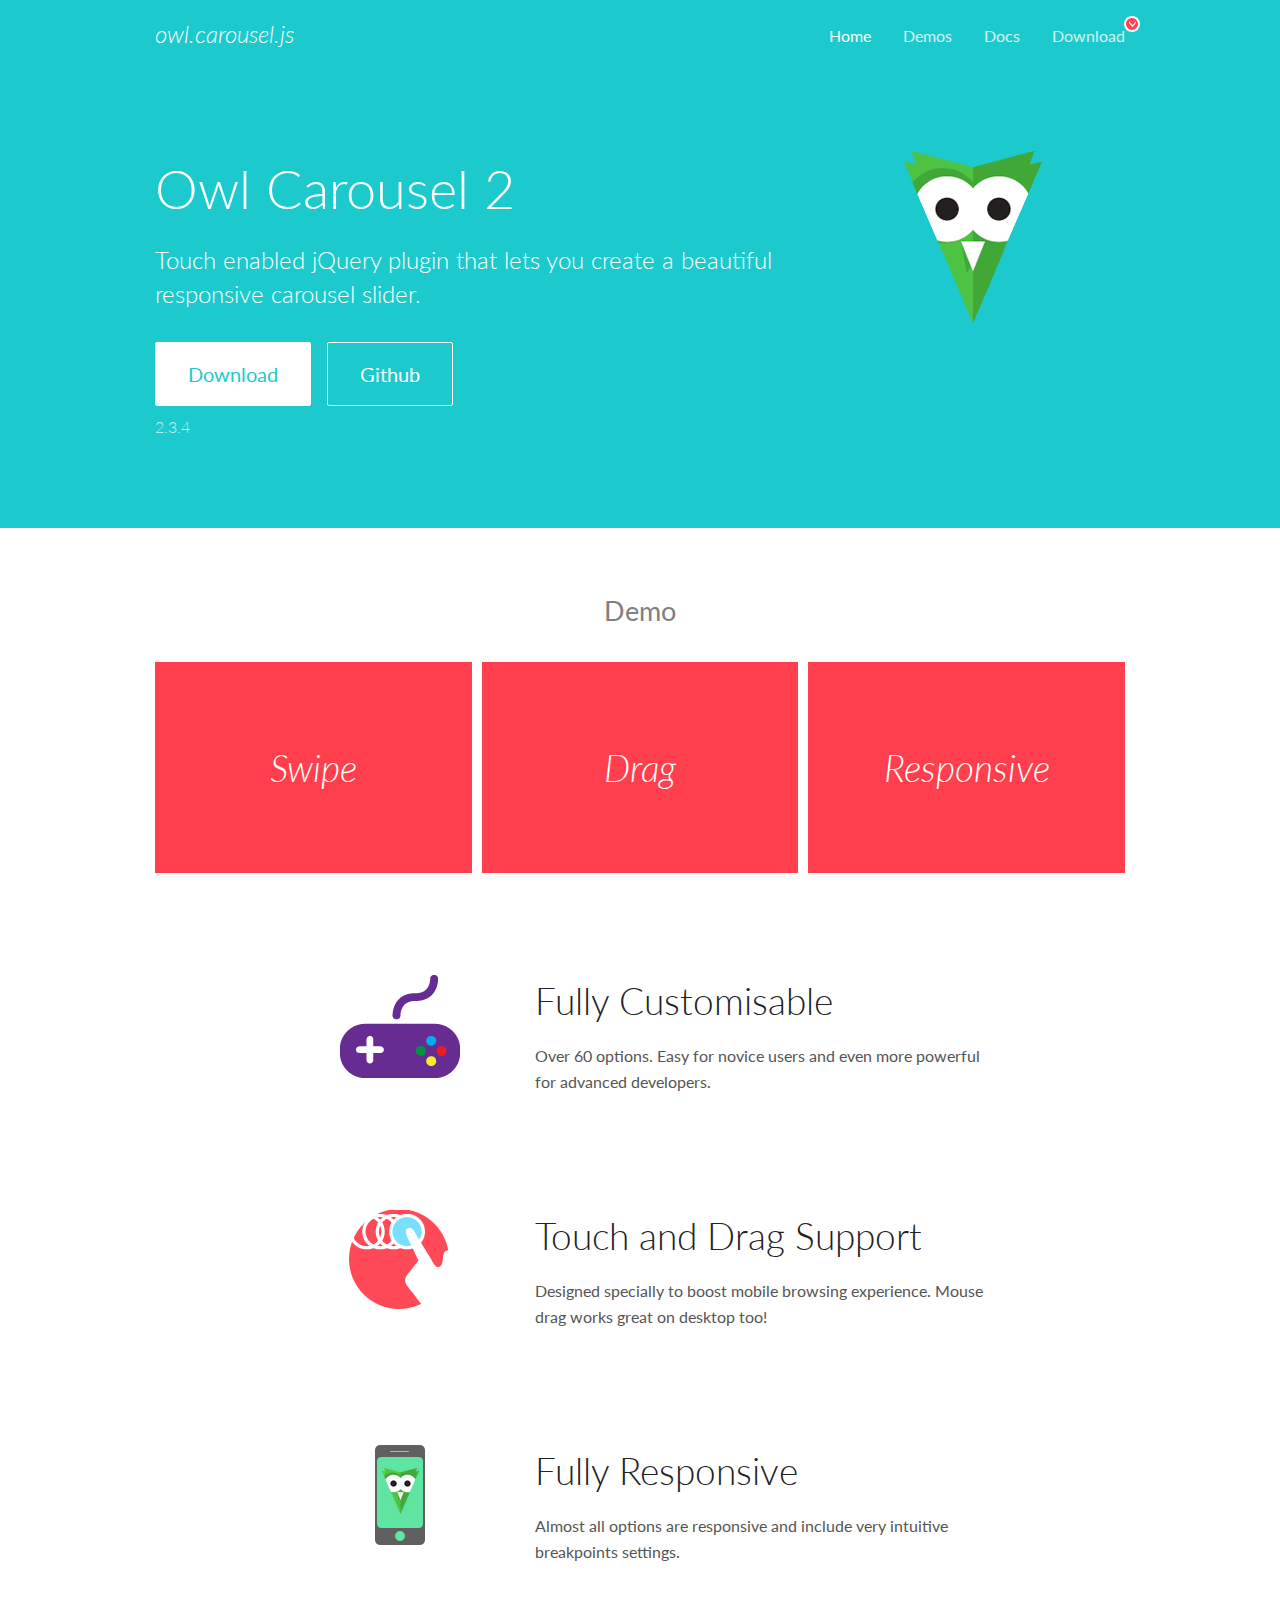
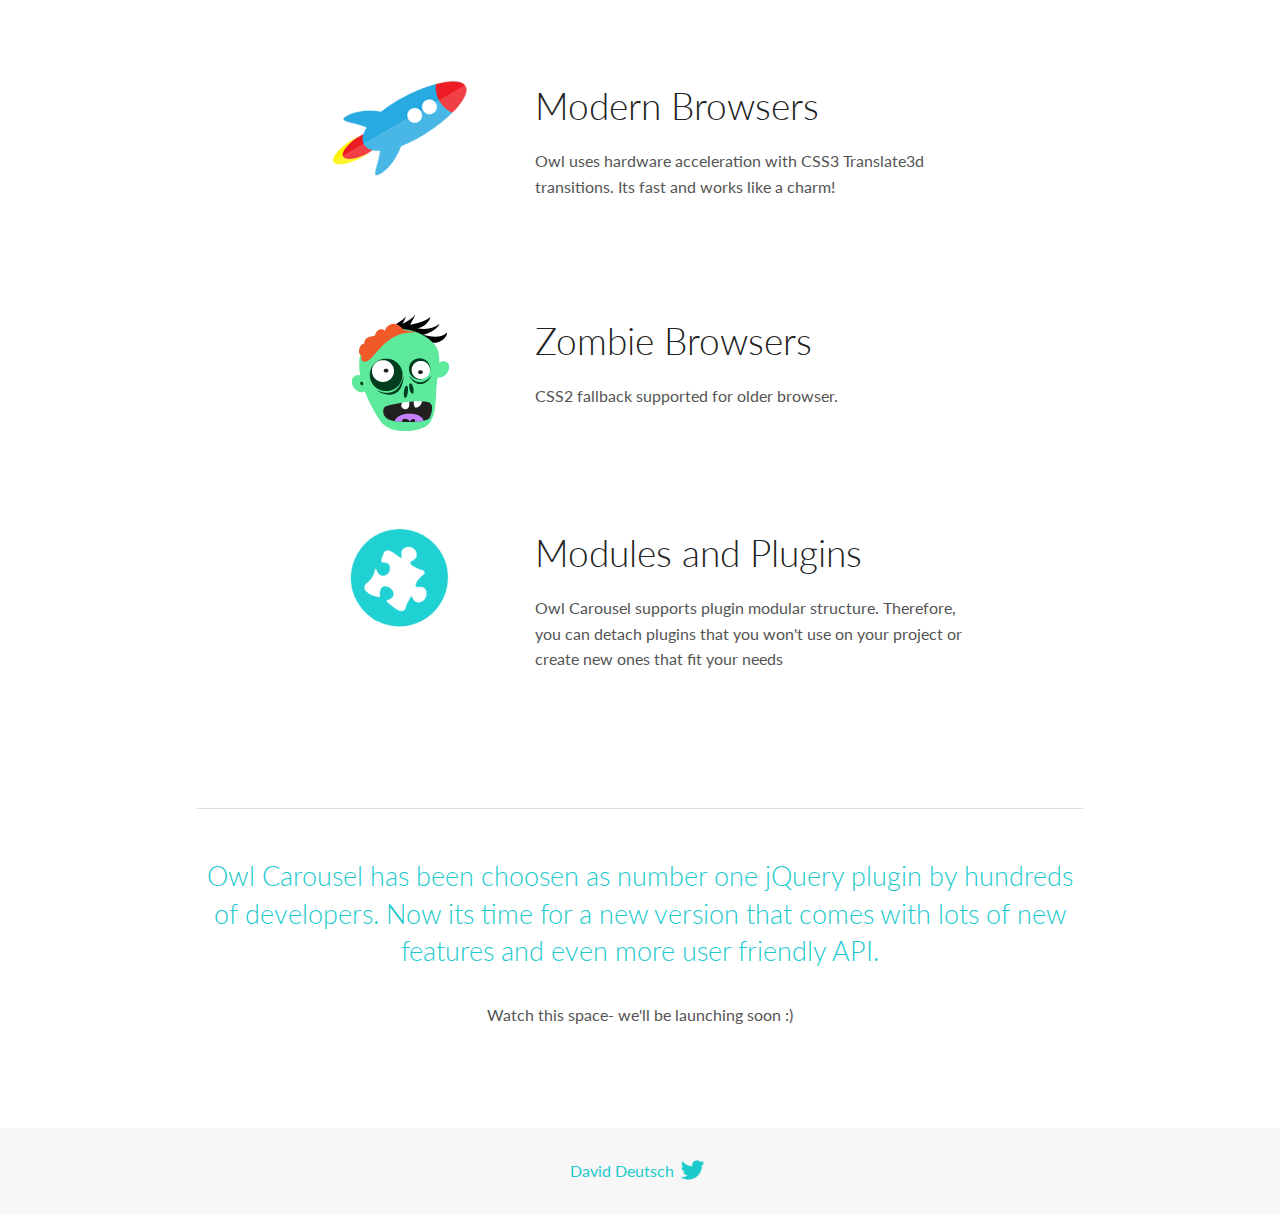
<file: Cloneflix/OwlCarousel2-2.3.4/docs/index.html>
<!DOCTYPE html>
<html lang="en">
  <head>

    <!-- head -->
    <meta charset="utf-8">
    <meta name="msapplication-tap-highlight" content="no" />
    <meta name="viewport" content="width=device-width, initial-scale=1.0" />
    <meta name="description" content="Touch enabled jQuery plugin that lets you create beautiful responsive carousel slider.">
    <meta name="author" content="David Deutsch">
    <title>
      Home | Owl Carousel | 2.3.4
    </title>

    <!-- Stylesheets -->
    <link href='https://fonts.googleapis.com/css?family=Lato:300,400,700,400italic,300italic' rel='stylesheet' type='text/css'>
    <link rel="stylesheet" href="assets/css/docs.theme.min.css">

    <!-- Owl Stylesheets -->
    <link rel="stylesheet" href="assets/owlcarousel/assets/owl.carousel.min.css">
    <link rel="stylesheet" href="assets/owlcarousel/assets/owl.theme.default.min.css">

    <!-- HTML5 shim and Respond.js IE8 support of HTML5 elements and media queries -->

    <!--[if lt IE 9]>
      <script src="https://oss.maxcdn.com/libs/html5shiv/3.7.0/html5shiv.js"></script>
      <script src="https://oss.maxcdn.com/libs/respond.js/1.3.0/respond.min.js"></script>
    <![endif]-->

    <!-- Favicons -->
    <link rel="apple-touch-icon-precomposed" sizes="144x144" href="assets/ico/apple-touch-icon-144-precomposed.png">
    <link rel="shortcut icon" href="assets/ico/favicon.png">
    <link rel="shortcut icon" href="favicon.ico">

    <!-- Yeah i know js should not be in header. Its required for demos.-->

    <!-- javascript -->
    <script src="assets/vendors/jquery.min.js"></script>
    <script src="assets/owlcarousel/owl.carousel.js"></script>
  </head>
  <body>

    <!-- header -->
    <header class="header">
      <div class="row">
        <div class="large-12 columns">
          <div class="brand left">
            <h3>
              <a href="/OwlCarousel2/">owl.carousel.js</a> 
            </h3>
          </div>
          <a id="toggle-nav" class="right">
            <span></span> <span></span> <span></span> 
          </a> 
          <div class="nav-bar">
            <ul class="clearfix">
              <li class="active">
                <a href="/OwlCarousel2/index.html">Home</a> 
              </li>
              <li> <a href="/OwlCarousel2/demos/demos.html">Demos</a>  </li>
              <li> <a href="/OwlCarousel2/docs/started-welcome.html">Docs</a>  </li>
              <li>
                <a href="https://github.com/OwlCarousel2/OwlCarousel2/archive/2.3.4.zip">Download</a> 
                <span class="download"></span> 
              </li>
            </ul>
          </div>
        </div>
      </div>
    </header>

    <!-- home panel -->
    <section id="hero">
      <div class="row">
        <div class="large-8 medium-8 columns">
          <h1>Owl Carousel 2</h1>
          <h4>Touch enabled jQuery plugin that lets you create a beautiful responsive carousel slider.</h4>
          <a href="https://github.com/OwlCarousel2/OwlCarousel2/archive/2.3.4.zip" class="hero-button">Download</a> 
          <a href="https://github.com/OwlCarousel2/OwlCarousel2" class="hero-button outline">Github</a> 
          <p>2.3.4</p>
        </div>
        <div class="large-4 medium-4 columns">
          <img class="owl-logo" src="assets/img/owl-logo.png" alt="mr. Owl">
        </div>
      </div>
    </section>

    <!-- body -->
    <div class="home-demo">
      <div class="row">
        <div class="large-12 columns">
          <h3>Demo</h3>
          <div class="owl-carousel">
            <div class="item">
              <h2>Swipe</h2>
            </div>
            <div class="item">
              <h2>Drag</h2>
            </div>
            <div class="item">
              <h2>Responsive</h2>
            </div>
            <div class="item">
              <h2>CSS3</h2>
            </div>
            <div class="item">
              <h2>Fast</h2>
            </div>
            <div class="item">
              <h2>Easy</h2>
            </div>
            <div class="item">
              <h2>Free</h2>
            </div>
            <div class="item">
              <h2>Upgradable</h2>
            </div>
            <div class="item">
              <h2>Tons of options</h2>
            </div>
            <div class="item">
              <h2>Infinity</h2>
            </div>
            <div class="item">
              <h2>Auto Width</h2>
            </div>
          </div>
        </div>
      </div>
    </div>
    <script>
      var owl = $('.owl-carousel');
      owl.owlCarousel({
        margin: 10,
        loop: true,
        responsive: {
          0: {
            items: 1
          },
          600: {
            items: 2
          },
          1000: {
            items: 3
          }
        }
      })
    </script>

    <!-- features -->
    <div id="features">
      <div class="row">
        <div class="small-12 medium-9 small-centered columns">
          <section class="row feature">
            <div class="medium-4 small-12 columns">
              <img src="assets/img/feature-options.png" alt="">
            </div>
            <div class="medium-8 small-12 columns">
              <h2>Fully Customisable</h2>
              <p>Over 60 options. Easy for novice users and even more powerful for advanced developers.</p>
            </div>
          </section>
          <section class="row feature">
            <div class="medium-4 small-12 columns">
              <img src="assets/img/feature-drag.png" alt="">
            </div>
            <div class="medium-8 small-12 columns">
              <h2>Touch and Drag Support</h2>
              <p>Designed specially to boost mobile browsing experience. Mouse drag works great on desktop too!</p>
            </div>
          </section>
          <section class="row feature">
            <div class="medium-4 small-12 columns">
              <img src="assets/img/feature-responsive.png" alt="">
            </div>
            <div class="medium-8 small-12 columns">
              <h2>Fully Responsive</h2>
              <p>Almost all options are responsive and include very intuitive breakpoints settings.</p>
            </div>
          </section>
          <section class="row feature">
            <div class="medium-4 small-12 columns">
              <img src="assets/img/feature-modern.png" alt="">
            </div>
            <div class="medium-8 small-12 columns">
              <h2>Modern Browsers</h2>
              <p>Owl uses hardware acceleration with CSS3 Translate3d transitions. Its fast and works like a charm! </p>
            </div>
          </section>
          <section class="row feature">
            <div class="medium-4 small-12 columns">
              <img src="assets/img/feature-zombie.png" alt="">
            </div>
            <div class="medium-8 small-12 columns">
              <h2>Zombie Browsers</h2>
              <p>CSS2 fallback supported for older browser.</p>
            </div>
          </section>
          <section class="row feature">
            <div class="medium-4 small-12 columns">
              <img src="assets/img/feature-module.png" alt="">
            </div>
            <div class="medium-8 small-12 columns">
              <h2>Modules and Plugins</h2>
              <p>Owl Carousel supports plugin modular structure. Therefore, you can detach plugins that you won&#x27;t use on your project or create new ones that fit your needs</p>
            </div>
          </section>
        </div>
      </div>
    </div>

    <!-- footer -->
    <section id="teaser-text">
      <div class="row">
        <div class="small-12 medium-11 small-centered columns">
          <hr>
          <h3 id="owl-carousel-has-been-choosen-as-number-one-jquery-plugin-by-hundreds-of-developers-now-its-time-for-a-new-version-that-comes-with-lots-of-new-features-and-even-more-user-friendly-api-">Owl Carousel has been choosen as number one jQuery plugin by hundreds of developers. Now its time for a new version that comes with lots of new features and even more user friendly API.</h3>
          <p>Watch this space- we&#39;ll be launching soon :)</p>
        </div>
      </div>
    </section>

    <!-- footer -->
    <footer class="footer">
      <div class="row">
        <div class="large-12 columns">
          <h5>
            <a href="/OwlCarousel2/docs/support-contact.html">David Deutsch</a> 
            <a id="custom-tweet-button" href="https://twitter.com/share?url=https://github.com/OwlCarousel2/OwlCarousel2&text=Owl Carousel - This is so awesome! " target="_blank"></a> 
          </h5>
        </div>
      </div>
    </footer>

    <!-- vendors -->
    <script src="assets/vendors/highlight.js"></script>
    <script src="assets/js/app.js"></script>
  </body>
</html>
</file>
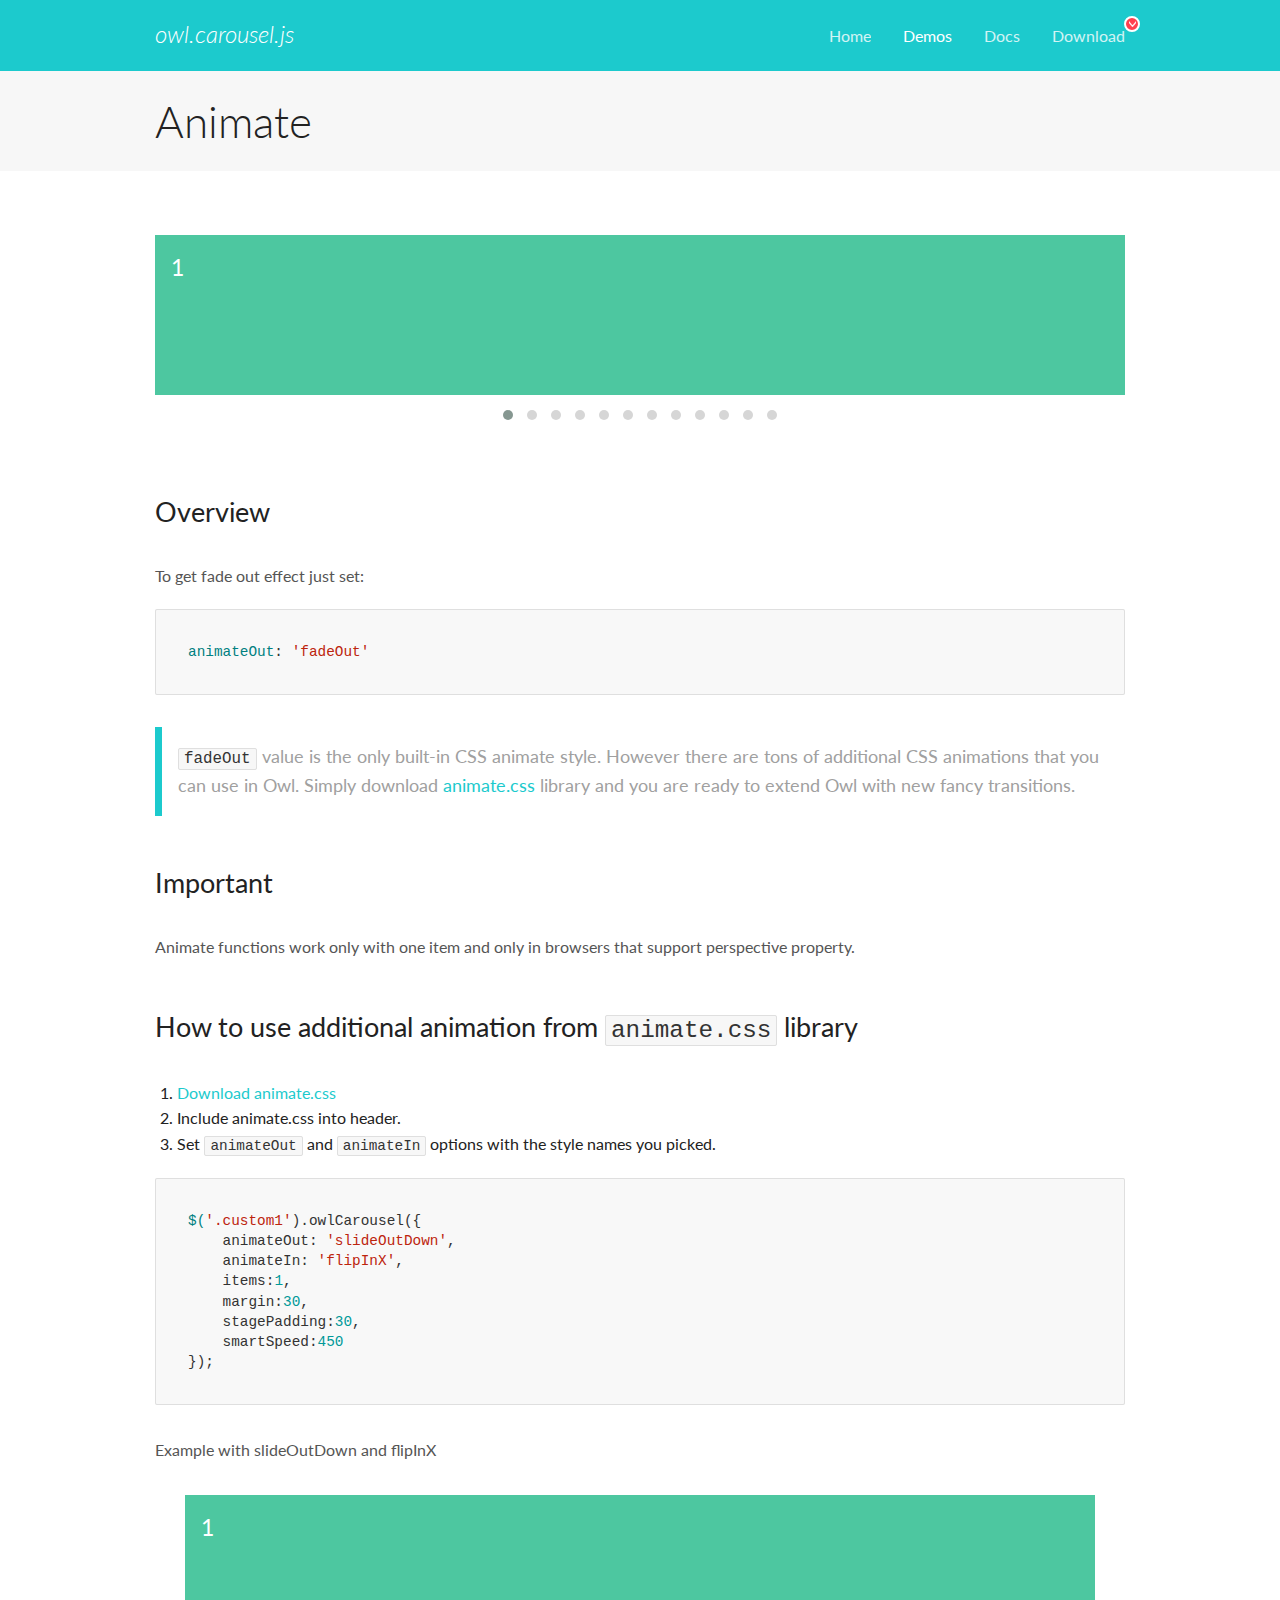
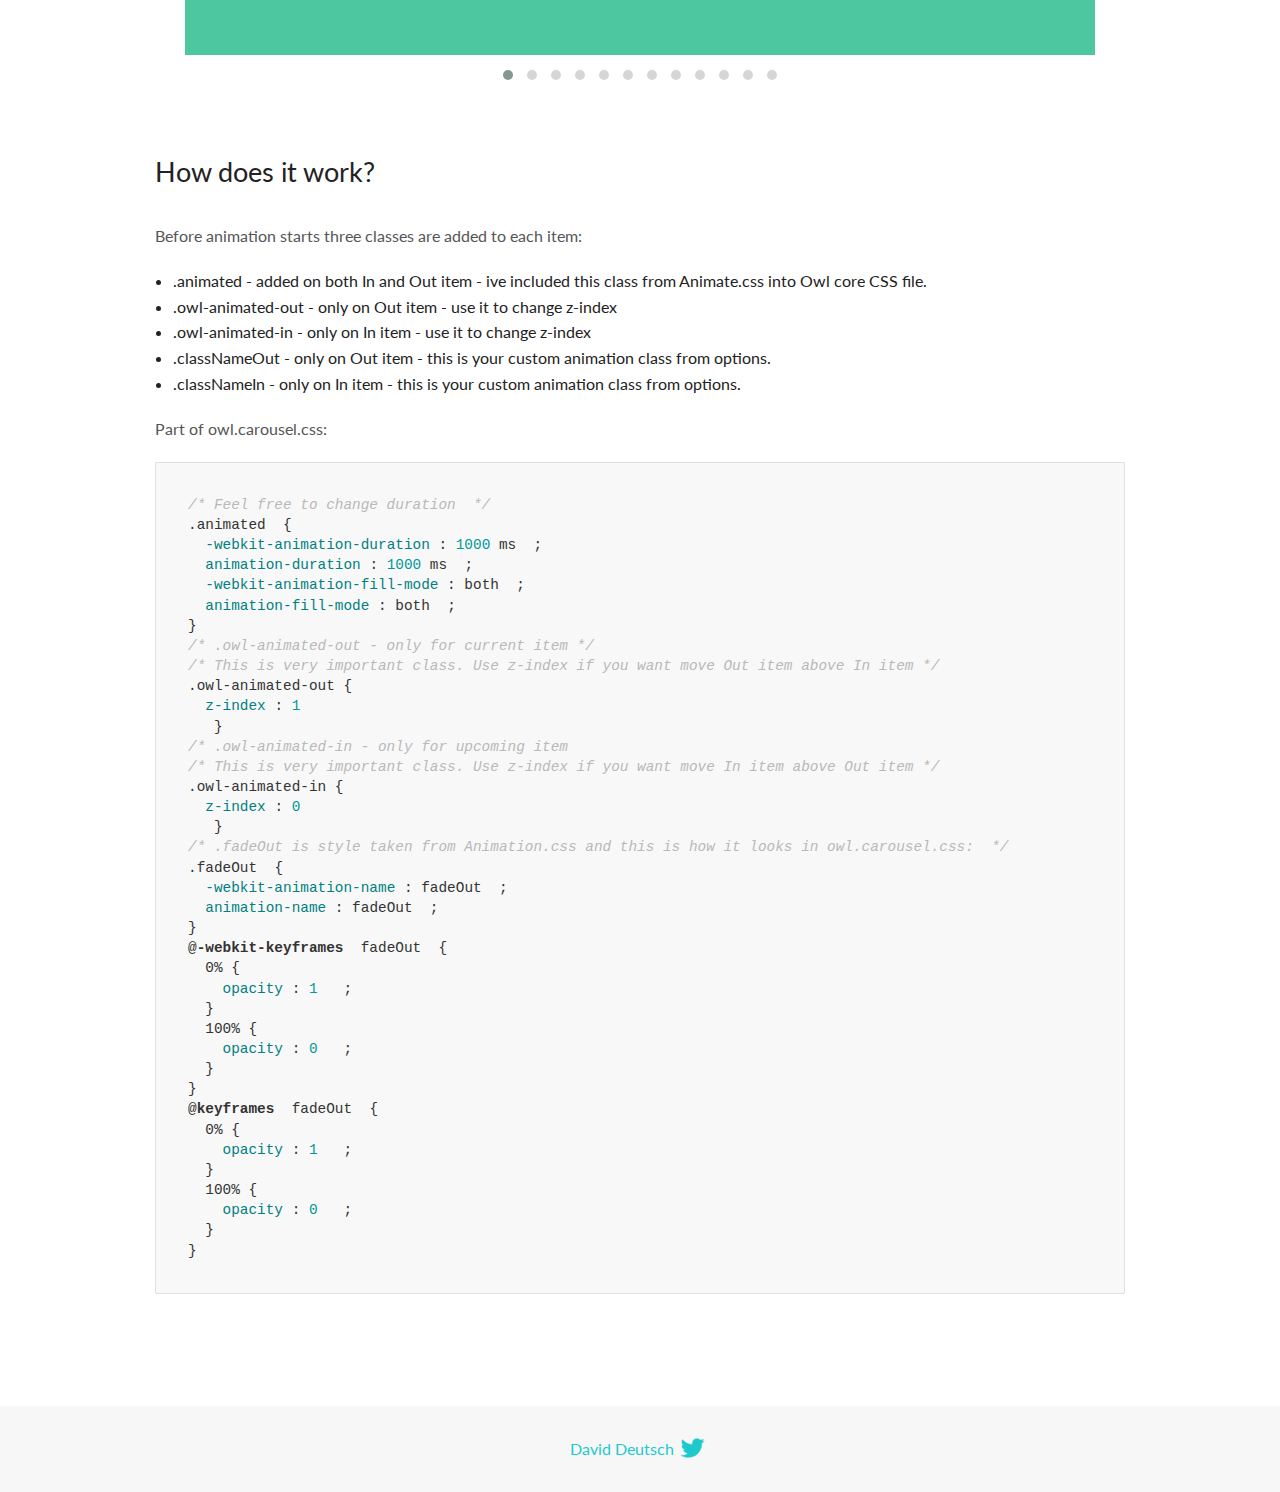
<file: Cloneflix/OwlCarousel2-2.3.4/docs/demos/animate.html>
<!DOCTYPE html>
<html lang="en">
  <head>

    <!-- head -->
    <meta charset="utf-8">
    <meta name="msapplication-tap-highlight" content="no" />
    <meta name="viewport" content="width=device-width, initial-scale=1.0" />
    <meta name="description" content="Animate carousel">
    <meta name="author" content="David Deutsch">
    <title>
      Animate Demo | Owl Carousel | 2.3.4
    </title>

    <!-- Stylesheets -->
    <link href='https://fonts.googleapis.com/css?family=Lato:300,400,700,400italic,300italic' rel='stylesheet' type='text/css'>
    <link rel="stylesheet" href="../assets/css/docs.theme.min.css">

    <!-- Owl Stylesheets -->
    <link rel="stylesheet" href="../assets/owlcarousel/assets/owl.carousel.min.css">
    <link rel="stylesheet" href="../assets/owlcarousel/assets/owl.theme.default.min.css">

    <!-- HTML5 shim and Respond.js IE8 support of HTML5 elements and media queries -->

    <!--[if lt IE 9]>
      <script src="https://oss.maxcdn.com/libs/html5shiv/3.7.0/html5shiv.js"></script>
      <script src="https://oss.maxcdn.com/libs/respond.js/1.3.0/respond.min.js"></script>
    <![endif]-->

    <!-- Favicons -->
    <link rel="apple-touch-icon-precomposed" sizes="144x144" href="../assets/ico/apple-touch-icon-144-precomposed.png">
    <link rel="shortcut icon" href="../assets/ico/favicon.png">
    <link rel="shortcut icon" href="favicon.ico">

    <!-- Yeah i know js should not be in header. Its required for demos.-->

    <!-- javascript -->
    <script src="../assets/vendors/jquery.min.js"></script>
    <script src="../assets/owlcarousel/owl.carousel.js"></script>
  </head>
  <body>

    <!-- header -->
    <header class="header">
      <div class="row">
        <div class="large-12 columns">
          <div class="brand left">
            <h3>
              <a href="/OwlCarousel2/">owl.carousel.js</a> 
            </h3>
          </div>
          <a id="toggle-nav" class="right">
            <span></span> <span></span> <span></span> 
          </a> 
          <div class="nav-bar">
            <ul class="clearfix">
              <li> <a href="/OwlCarousel2/index.html">Home</a>  </li>
              <li class="active">
                <a href="/OwlCarousel2/demos/demos.html">Demos</a> 
              </li>
              <li> <a href="/OwlCarousel2/docs/started-welcome.html">Docs</a>  </li>
              <li>
                <a href="https://github.com/OwlCarousel2/OwlCarousel2/archive/2.3.4.zip">Download</a> 
                <span class="download"></span> 
              </li>
            </ul>
          </div>
        </div>
      </div>
    </header>

    <!-- title -->
    <section class="title">
      <div class="row">
        <div class="large-12 columns">
          <h1>Animate</h1>
        </div>
      </div>
    </section>

    <!--  Demos -->
    <section id="demos">
      <div class="row">
        <div class="large-12 columns">
          <div class="fadeOut owl-carousel owl-theme">
            <div class="item">
              <h4>1</h4>
            </div>
            <div class="item">
              <h4>2</h4>
            </div>
            <div class="item">
              <h4>3</h4>
            </div>
            <div class="item">
              <h4>4</h4>
            </div>
            <div class="item">
              <h4>5</h4>
            </div>
            <div class="item">
              <h4>6</h4>
            </div>
            <div class="item">
              <h4>7</h4>
            </div>
            <div class="item">
              <h4>8</h4>
            </div>
            <div class="item">
              <h4>9</h4>
            </div>
            <div class="item">
              <h4>10</h4>
            </div>
            <div class="item">
              <h4>11</h4>
            </div>
            <div class="item">
              <h4>12</h4>
            </div>
          </div>
          <h3 id="overview">Overview</h3>
          <p>To get fade out effect just set:</p>
          <pre><code>animateOut: &#39;fadeOut&#39;</code></pre>
          <blockquote>
            <p><code>fadeOut</code> value is the only built-in CSS animate style. However there are tons of additional CSS animations that you can use in Owl. Simply download
              <a href="https://daneden.github.io/animate.css/">animate.css</a>  library and you are ready to extend Owl with new fancy transitions.</p>
          </blockquote>
          <h3 id="important">Important</h3>
          <p>Animate functions work only with one item and only in browsers that support perspective property.</p>
          <h3 id="how-to-use-additional-animation-from-animate-css-library">How to use additional animation from <code>animate.css</code> library</h3>
          <ol>
            <li> <a href="https://daneden.github.io/animate.css/">Download animate.css</a>  </li>
            <li>Include animate.css into header.</li>
            <li>Set <code>animateOut</code> and <code>animateIn</code> options with the style names you picked.</li>
          </ol>
          <pre><code>$(&#39;.custom1&#39;).owlCarousel({
    animateOut: &#39;slideOutDown&#39;,
    animateIn: &#39;flipInX&#39;,
    items:1,
    margin:30,
    stagePadding:30,
    smartSpeed:450
});</code></pre>
          <p>Example with slideOutDown and flipInX</p>
          <div class="custom1 owl-carousel owl-theme">
            <div class="item">
              <h4>1</h4>
            </div>
            <div class="item">
              <h4>2</h4>
            </div>
            <div class="item">
              <h4>3</h4>
            </div>
            <div class="item">
              <h4>4</h4>
            </div>
            <div class="item">
              <h4>5</h4>
            </div>
            <div class="item">
              <h4>6</h4>
            </div>
            <div class="item">
              <h4>7</h4>
            </div>
            <div class="item">
              <h4>8</h4>
            </div>
            <div class="item">
              <h4>9</h4>
            </div>
            <div class="item">
              <h4>10</h4>
            </div>
            <div class="item">
              <h4>11</h4>
            </div>
            <div class="item">
              <h4>12</h4>
            </div>
          </div>
          <h3 id="how-does-it-work-">How does it work?</h3>
          <p>Before animation starts three classes are added to each item:</p>
          <ul>
            <li>.animated - added on both In and Out item - ive included this class from Animate.css into Owl core CSS file.</li>
            <li>.owl-animated-out - only on Out item - use it to change z-index</li>
            <li>.owl-animated-in - only on In item - use it to change z-index</li>
            <li>.classNameOut - only on Out item - this is your custom animation class from options.</li>
            <li>.classNameIn - only on In item - this is your custom animation class from options.</li>
          </ul>
          <p>Part of owl.carousel.css:</p>
          <pre><code class="language-css"><span class="comment">/* Feel free to change duration  */</span> 
<span class="class">.animated</span>  <span class="rules">{
  <span class="rule"><span class="attribute">-webkit-animation-duration</span> :<span class="value"> <span class="number">1000</span> ms</span> </span> ;
  <span class="rule"><span class="attribute">animation-duration</span> :<span class="value"> <span class="number">1000</span> ms</span> </span> ;
  <span class="rule"><span class="attribute">-webkit-animation-fill-mode</span> :<span class="value"> both</span> </span> ;
  <span class="rule"><span class="attribute">animation-fill-mode</span> :<span class="value"> both</span> </span> ;
<span class="rule">}</span> </span> 
<span class="comment">/* .owl-animated-out - only for current item */</span> 
<span class="comment">/* This is very important class. Use z-index if you want move Out item above In item */</span> 
<span class="class">.owl-animated-out</span> <span class="rules">{
  <span class="rule"><span class="attribute">z-index</span> :<span class="value"> <span class="number">1</span> 
</span> </span> </span> }
<span class="comment">/* .owl-animated-in - only for upcoming item
/* This is very important class. Use z-index if you want move In item above Out item */</span> 
<span class="class">.owl-animated-in</span> <span class="rules">{
  <span class="rule"><span class="attribute">z-index</span> :<span class="value"> <span class="number">0</span> 
</span> </span> </span> }
<span class="comment">/* .fadeOut is style taken from Animation.css and this is how it looks in owl.carousel.css:  */</span> 
<span class="class">.fadeOut</span>  <span class="rules">{
  <span class="rule"><span class="attribute">-webkit-animation-name</span> :<span class="value"> fadeOut</span> </span> ;
  <span class="rule"><span class="attribute">animation-name</span> :<span class="value"> fadeOut</span> </span> ;
<span class="rule">}</span> </span> 
<span class="at_rule">@<span class="keyword">-webkit-keyframes</span>  fadeOut </span> {
  0% <span class="rules">{
    <span class="rule"><span class="attribute">opacity</span> :<span class="value"> <span class="number">1</span> </span> </span> ;
  <span class="rule">}</span> </span> 
  100% <span class="rules">{
    <span class="rule"><span class="attribute">opacity</span> :<span class="value"> <span class="number">0</span> </span> </span> ;
  <span class="rule">}</span> </span> 
}
<span class="at_rule">@<span class="keyword">keyframes</span>  fadeOut </span> {
  0% <span class="rules">{
    <span class="rule"><span class="attribute">opacity</span> :<span class="value"> <span class="number">1</span> </span> </span> ;
  <span class="rule">}</span> </span> 
  100% <span class="rules">{
    <span class="rule"><span class="attribute">opacity</span> :<span class="value"> <span class="number">0</span> </span> </span> ;
  <span class="rule">}</span> </span> 
}</code></pre>
          <link rel="stylesheet" href="../assets/css/animate.css">
          <script>
            jQuery(document).ready(function($) {
              $('.fadeOut').owlCarousel({
                items: 1,
                animateOut: 'fadeOut',
                loop: true,
                margin: 10,
              });
              $('.custom1').owlCarousel({
                animateOut: 'slideOutDown',
                animateIn: 'flipInX',
                items: 1,
                margin: 30,
                stagePadding: 30,
                smartSpeed: 450
              });
            });
          </script>
        </div>
      </div>
    </section>

    <!-- footer -->
    <footer class="footer">
      <div class="row">
        <div class="large-12 columns">
          <h5>
            <a href="/OwlCarousel2/docs/support-contact.html">David Deutsch</a> 
            <a id="custom-tweet-button" href="https://twitter.com/share?url=https://github.com/OwlCarousel2/OwlCarousel2&text=Owl Carousel - This is so awesome! " target="_blank"></a> 
          </h5>
        </div>
      </div>
    </footer>

    <!-- vendors -->
    <script src="../assets/vendors/highlight.js"></script>
    <script src="../assets/js/app.js"></script>
  </body>
</html>
</file>
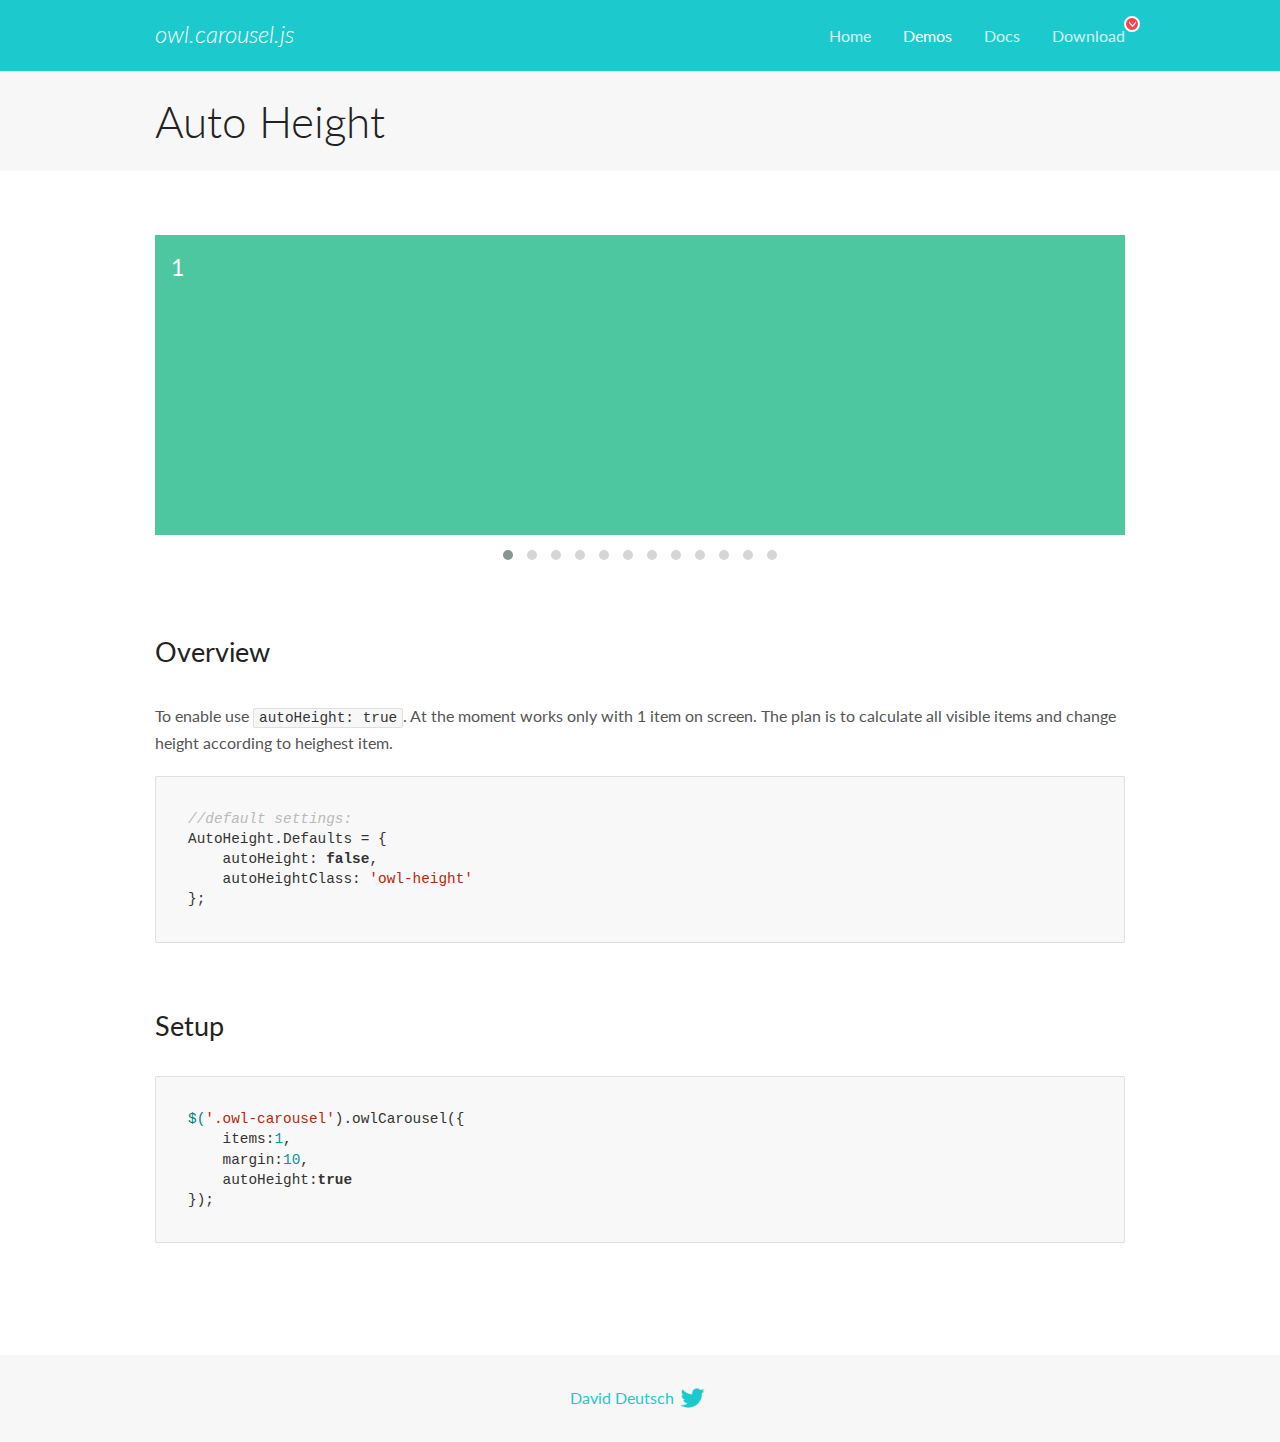
<file: Cloneflix/OwlCarousel2-2.3.4/docs/demos/autoheight.html>
<!DOCTYPE html>
<html lang="en">
  <head>

    <!-- head -->
    <meta charset="utf-8">
    <meta name="msapplication-tap-highlight" content="no" />
    <meta name="viewport" content="width=device-width, initial-scale=1.0" />
    <meta name="description" content="autoHeight usage demo">
    <meta name="author" content="David Deutsch">
    <title>
      Auto Height Demo | Owl Carousel | 2.3.4
    </title>

    <!-- Stylesheets -->
    <link href='https://fonts.googleapis.com/css?family=Lato:300,400,700,400italic,300italic' rel='stylesheet' type='text/css'>
    <link rel="stylesheet" href="../assets/css/docs.theme.min.css">

    <!-- Owl Stylesheets -->
    <link rel="stylesheet" href="../assets/owlcarousel/assets/owl.carousel.min.css">
    <link rel="stylesheet" href="../assets/owlcarousel/assets/owl.theme.default.min.css">

    <!-- HTML5 shim and Respond.js IE8 support of HTML5 elements and media queries -->

    <!--[if lt IE 9]>
      <script src="https://oss.maxcdn.com/libs/html5shiv/3.7.0/html5shiv.js"></script>
      <script src="https://oss.maxcdn.com/libs/respond.js/1.3.0/respond.min.js"></script>
    <![endif]-->

    <!-- Favicons -->
    <link rel="apple-touch-icon-precomposed" sizes="144x144" href="../assets/ico/apple-touch-icon-144-precomposed.png">
    <link rel="shortcut icon" href="../assets/ico/favicon.png">
    <link rel="shortcut icon" href="favicon.ico">

    <!-- Yeah i know js should not be in header. Its required for demos.-->

    <!-- javascript -->
    <script src="../assets/vendors/jquery.min.js"></script>
    <script src="../assets/owlcarousel/owl.carousel.js"></script>
  </head>
  <body>

    <!-- header -->
    <header class="header">
      <div class="row">
        <div class="large-12 columns">
          <div class="brand left">
            <h3>
              <a href="/OwlCarousel2/">owl.carousel.js</a> 
            </h3>
          </div>
          <a id="toggle-nav" class="right">
            <span></span> <span></span> <span></span> 
          </a> 
          <div class="nav-bar">
            <ul class="clearfix">
              <li> <a href="/OwlCarousel2/index.html">Home</a>  </li>
              <li class="active">
                <a href="/OwlCarousel2/demos/demos.html">Demos</a> 
              </li>
              <li> <a href="/OwlCarousel2/docs/started-welcome.html">Docs</a>  </li>
              <li>
                <a href="https://github.com/OwlCarousel2/OwlCarousel2/archive/2.3.4.zip">Download</a> 
                <span class="download"></span> 
              </li>
            </ul>
          </div>
        </div>
      </div>
    </header>

    <!-- title -->
    <section class="title">
      <div class="row">
        <div class="large-12 columns">
          <h1>Auto Height</h1>
        </div>
      </div>
    </section>

    <!--  Demos -->
    <section id="demos">
      <div class="row">
        <div class="large-12 columns">
          <div class="owl-carousel owl-theme">
            <div class="item" style="height:300px">
              <h4>1</h4>
            </div>
            <div class="item" style="height:100px">
              <h4>2</h4>
            </div>
            <div class="item" style="height:500px">
              <h4>3</h4>
            </div>
            <div class="item" style="height:250px">
              <h4>4</h4>
            </div>
            <div class="item" style="height:400px">
              <h4>5</h4>
            </div>
            <div class="item" style="height:500px">
              <h4>6</h4>
            </div>
            <div class="item" style="height:600px">
              <h4>7</h4>
            </div>
            <div class="item" style="height:400px">
              <h4>8</h4>
            </div>
            <div class="item" style="height:300px">
              <h4>9</h4>
            </div>
            <div class="item" style="height:350px">
              <h4>10</h4>
            </div>
            <div class="item" style="height:200px">
              <h4>11</h4>
            </div>
            <div class="item" style="height:150px">
              <h4>12</h4>
            </div>
          </div>
          <h3 id="overview">Overview</h3>
          <p>To enable use <code>autoHeight: true</code>. At the moment works only with 1 item on screen. The plan is to calculate all visible items and change height according to heighest item.</p>
          <pre><code>//default settings:
AutoHeight.Defaults = {
    autoHeight: false,
    autoHeightClass: &#39;owl-height&#39;
};</code></pre>
          <h3 id="setup">Setup</h3>
          <pre><code>$(&#39;.owl-carousel&#39;).owlCarousel({
    items:1,
    margin:10,
    autoHeight:true
});</code></pre>
          <script>
            $(document).ready(function() {
              $('.owl-carousel').owlCarousel({
                items: 1,
                margin: 10,
                autoHeight: true
              });
            })
          </script>
        </div>
      </div>
    </section>

    <!-- footer -->
    <footer class="footer">
      <div class="row">
        <div class="large-12 columns">
          <h5>
            <a href="/OwlCarousel2/docs/support-contact.html">David Deutsch</a> 
            <a id="custom-tweet-button" href="https://twitter.com/share?url=https://github.com/OwlCarousel2/OwlCarousel2&text=Owl Carousel - This is so awesome! " target="_blank"></a> 
          </h5>
        </div>
      </div>
    </footer>

    <!-- vendors -->
    <script src="../assets/vendors/highlight.js"></script>
    <script src="../assets/js/app.js"></script>
  </body>
</html>
</file>
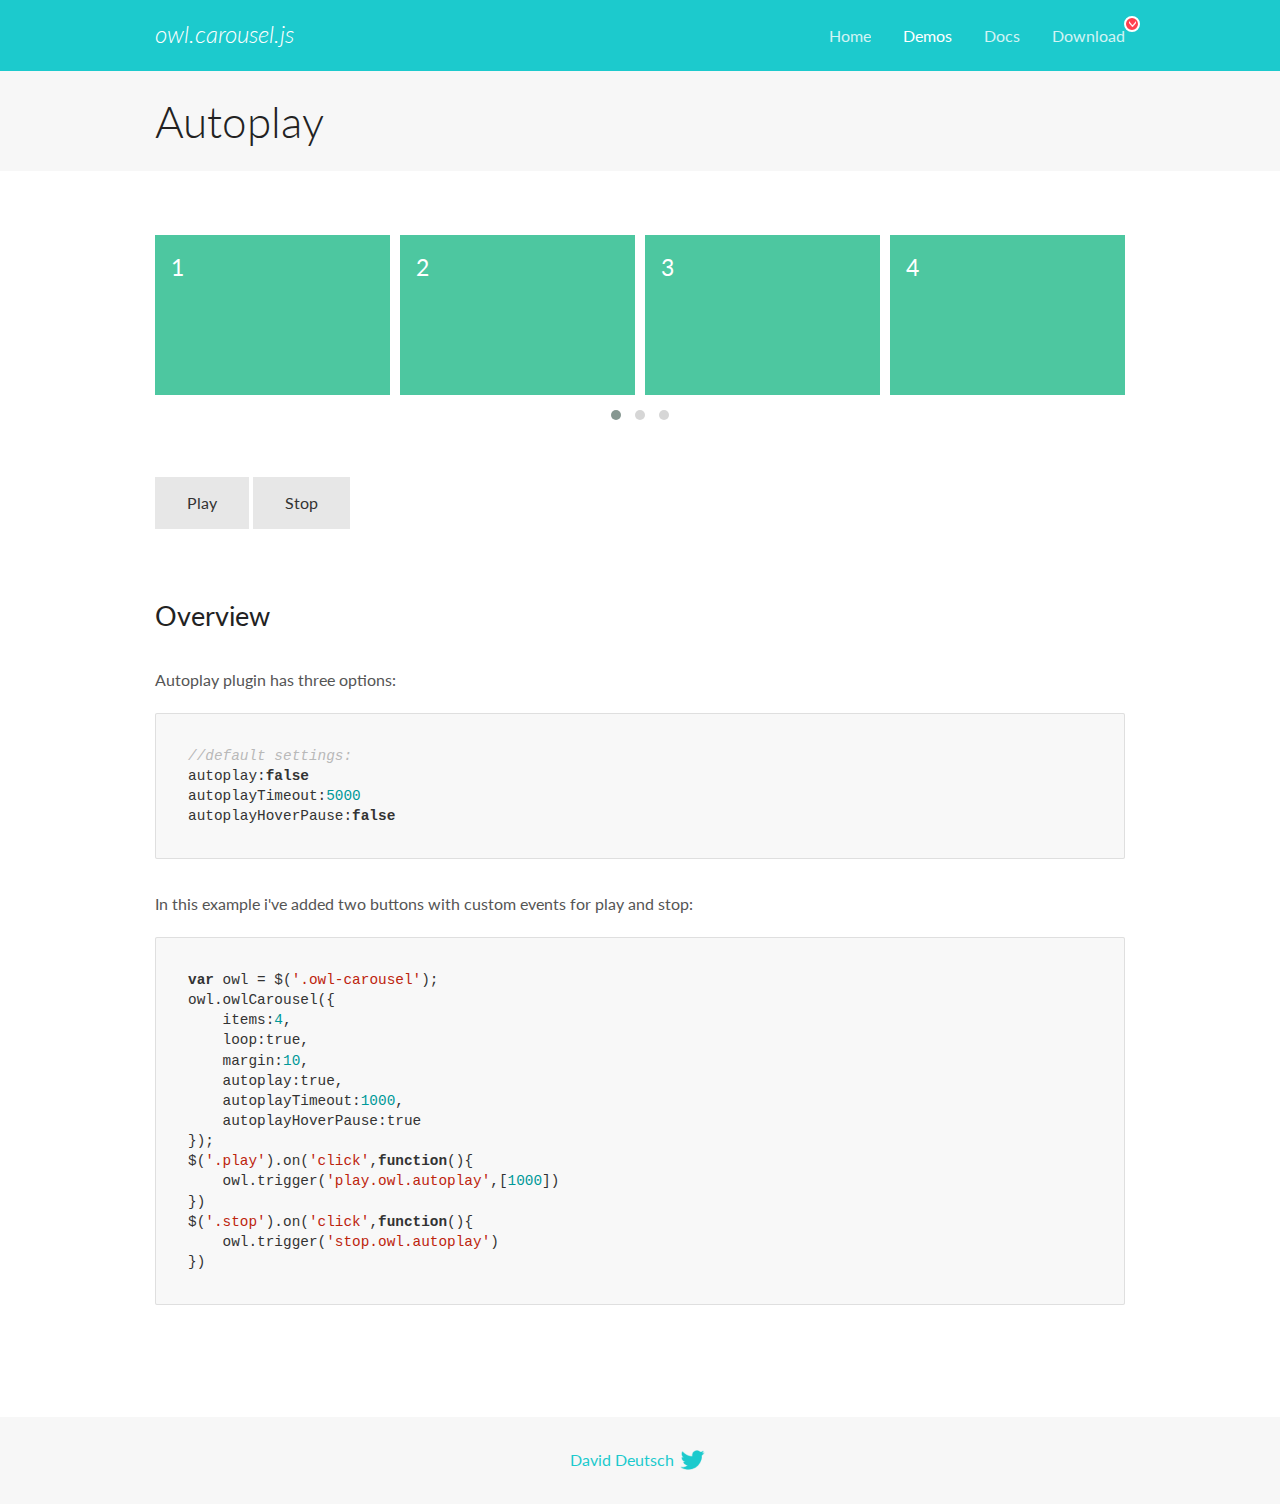
<file: Cloneflix/OwlCarousel2-2.3.4/docs/demos/autoplay.html>
<!DOCTYPE html>
<html lang="en">
  <head>

    <!-- head -->
    <meta charset="utf-8">
    <meta name="msapplication-tap-highlight" content="no" />
    <meta name="viewport" content="width=device-width, initial-scale=1.0" />
    <meta name="description" content="Autoplay usage demo">
    <meta name="author" content="David Deutsch">
    <title>
      Autoplay Demo | Owl Carousel | 2.3.4
    </title>

    <!-- Stylesheets -->
    <link href='https://fonts.googleapis.com/css?family=Lato:300,400,700,400italic,300italic' rel='stylesheet' type='text/css'>
    <link rel="stylesheet" href="../assets/css/docs.theme.min.css">

    <!-- Owl Stylesheets -->
    <link rel="stylesheet" href="../assets/owlcarousel/assets/owl.carousel.min.css">
    <link rel="stylesheet" href="../assets/owlcarousel/assets/owl.theme.default.min.css">

    <!-- HTML5 shim and Respond.js IE8 support of HTML5 elements and media queries -->

    <!--[if lt IE 9]>
      <script src="https://oss.maxcdn.com/libs/html5shiv/3.7.0/html5shiv.js"></script>
      <script src="https://oss.maxcdn.com/libs/respond.js/1.3.0/respond.min.js"></script>
    <![endif]-->

    <!-- Favicons -->
    <link rel="apple-touch-icon-precomposed" sizes="144x144" href="../assets/ico/apple-touch-icon-144-precomposed.png">
    <link rel="shortcut icon" href="../assets/ico/favicon.png">
    <link rel="shortcut icon" href="favicon.ico">

    <!-- Yeah i know js should not be in header. Its required for demos.-->

    <!-- javascript -->
    <script src="../assets/vendors/jquery.min.js"></script>
    <script src="../assets/owlcarousel/owl.carousel.js"></script>
  </head>
  <body>

    <!-- header -->
    <header class="header">
      <div class="row">
        <div class="large-12 columns">
          <div class="brand left">
            <h3>
              <a href="/OwlCarousel2/">owl.carousel.js</a> 
            </h3>
          </div>
          <a id="toggle-nav" class="right">
            <span></span> <span></span> <span></span> 
          </a> 
          <div class="nav-bar">
            <ul class="clearfix">
              <li> <a href="/OwlCarousel2/index.html">Home</a>  </li>
              <li class="active">
                <a href="/OwlCarousel2/demos/demos.html">Demos</a> 
              </li>
              <li> <a href="/OwlCarousel2/docs/started-welcome.html">Docs</a>  </li>
              <li>
                <a href="https://github.com/OwlCarousel2/OwlCarousel2/archive/2.3.4.zip">Download</a> 
                <span class="download"></span> 
              </li>
            </ul>
          </div>
        </div>
      </div>
    </header>

    <!-- title -->
    <section class="title">
      <div class="row">
        <div class="large-12 columns">
          <h1>Autoplay</h1>
        </div>
      </div>
    </section>

    <!--  Demos -->
    <section id="demos">
      <div class="row">
        <div class="large-12 columns">
          <div class="owl-carousel owl-theme">
            <div class="item">
              <h4>1</h4>
            </div>
            <div class="item">
              <h4>2</h4>
            </div>
            <div class="item">
              <h4>3</h4>
            </div>
            <div class="item">
              <h4>4</h4>
            </div>
            <div class="item">
              <h4>5</h4>
            </div>
            <div class="item">
              <h4>6</h4>
            </div>
            <div class="item">
              <h4>7</h4>
            </div>
            <div class="item">
              <h4>8</h4>
            </div>
            <div class="item">
              <h4>9</h4>
            </div>
            <div class="item">
              <h4>10</h4>
            </div>
            <div class="item">
              <h4>11</h4>
            </div>
            <div class="item">
              <h4>12</h4>
            </div>
          </div>
          <a class="button secondary play">Play</a> 
          <a class="button secondary stop">Stop</a> 
          <h3 id="overview">Overview</h3>
          <p>Autoplay plugin has three options:</p>
          <pre><code>//default settings:
autoplay:false
autoplayTimeout:5000
autoplayHoverPause:false</code></pre>
          <p>In this example i&#39;ve added two buttons with custom events for play and stop:</p>
          <pre><code>var owl = $(&#39;.owl-carousel&#39;);
owl.owlCarousel({
    items:4,
    loop:true,
    margin:10,
    autoplay:true,
    autoplayTimeout:1000,
    autoplayHoverPause:true
});
$(&#39;.play&#39;).on(&#39;click&#39;,function(){
    owl.trigger(&#39;play.owl.autoplay&#39;,[1000])
})
$(&#39;.stop&#39;).on(&#39;click&#39;,function(){
    owl.trigger(&#39;stop.owl.autoplay&#39;)
})</code></pre>
          <script>
            $(document).ready(function() {
              var owl = $('.owl-carousel');
              owl.owlCarousel({
                items: 4,
                loop: true,
                margin: 10,
                autoplay: true,
                autoplayTimeout: 1000,
                autoplayHoverPause: true
              });
              $('.play').on('click', function() {
                owl.trigger('play.owl.autoplay', [1000])
              })
              $('.stop').on('click', function() {
                owl.trigger('stop.owl.autoplay')
              })
            })
          </script>
        </div>
      </div>
    </section>

    <!-- footer -->
    <footer class="footer">
      <div class="row">
        <div class="large-12 columns">
          <h5>
            <a href="/OwlCarousel2/docs/support-contact.html">David Deutsch</a> 
            <a id="custom-tweet-button" href="https://twitter.com/share?url=https://github.com/OwlCarousel2/OwlCarousel2&text=Owl Carousel - This is so awesome! " target="_blank"></a> 
          </h5>
        </div>
      </div>
    </footer>

    <!-- vendors -->
    <script src="../assets/vendors/highlight.js"></script>
    <script src="../assets/js/app.js"></script>
  </body>
</html>
</file>
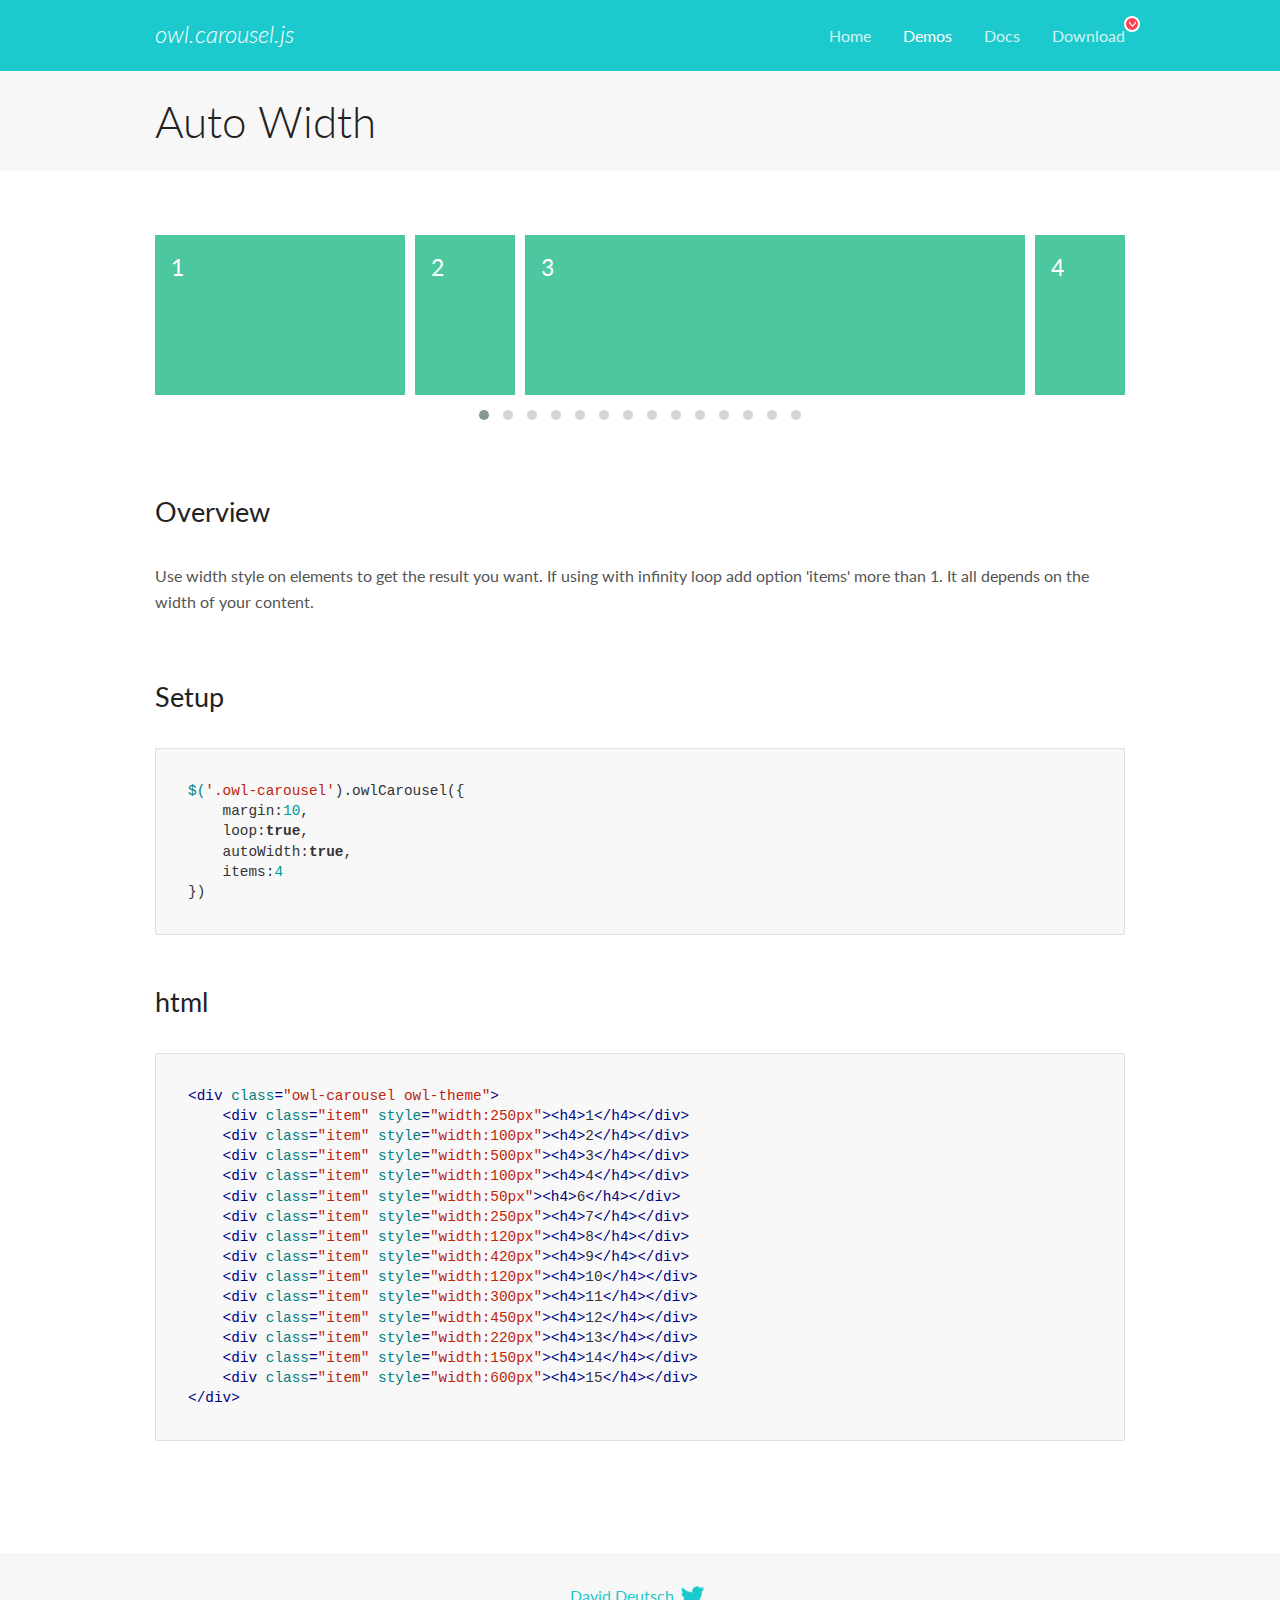
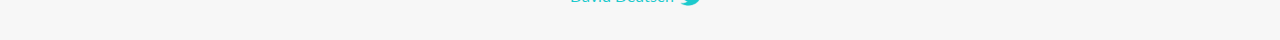
<file: Cloneflix/OwlCarousel2-2.3.4/docs/demos/autowidth.html>
<!DOCTYPE html>
<html lang="en">
  <head>

    <!-- head -->
    <meta charset="utf-8">
    <meta name="msapplication-tap-highlight" content="no" />
    <meta name="viewport" content="width=device-width, initial-scale=1.0" />
    <meta name="description" content="Auto Width">
    <meta name="author" content="David Deutsch">
    <title>
      Auto Width Demo | Owl Carousel | 2.3.4
    </title>

    <!-- Stylesheets -->
    <link href='https://fonts.googleapis.com/css?family=Lato:300,400,700,400italic,300italic' rel='stylesheet' type='text/css'>
    <link rel="stylesheet" href="../assets/css/docs.theme.min.css">

    <!-- Owl Stylesheets -->
    <link rel="stylesheet" href="../assets/owlcarousel/assets/owl.carousel.min.css">
    <link rel="stylesheet" href="../assets/owlcarousel/assets/owl.theme.default.min.css">

    <!-- HTML5 shim and Respond.js IE8 support of HTML5 elements and media queries -->

    <!--[if lt IE 9]>
      <script src="https://oss.maxcdn.com/libs/html5shiv/3.7.0/html5shiv.js"></script>
      <script src="https://oss.maxcdn.com/libs/respond.js/1.3.0/respond.min.js"></script>
    <![endif]-->

    <!-- Favicons -->
    <link rel="apple-touch-icon-precomposed" sizes="144x144" href="../assets/ico/apple-touch-icon-144-precomposed.png">
    <link rel="shortcut icon" href="../assets/ico/favicon.png">
    <link rel="shortcut icon" href="favicon.ico">

    <!-- Yeah i know js should not be in header. Its required for demos.-->

    <!-- javascript -->
    <script src="../assets/vendors/jquery.min.js"></script>
    <script src="../assets/owlcarousel/owl.carousel.js"></script>
  </head>
  <body>

    <!-- header -->
    <header class="header">
      <div class="row">
        <div class="large-12 columns">
          <div class="brand left">
            <h3>
              <a href="/OwlCarousel2/">owl.carousel.js</a> 
            </h3>
          </div>
          <a id="toggle-nav" class="right">
            <span></span> <span></span> <span></span> 
          </a> 
          <div class="nav-bar">
            <ul class="clearfix">
              <li> <a href="/OwlCarousel2/index.html">Home</a>  </li>
              <li class="active">
                <a href="/OwlCarousel2/demos/demos.html">Demos</a> 
              </li>
              <li> <a href="/OwlCarousel2/docs/started-welcome.html">Docs</a>  </li>
              <li>
                <a href="https://github.com/OwlCarousel2/OwlCarousel2/archive/2.3.4.zip">Download</a> 
                <span class="download"></span> 
              </li>
            </ul>
          </div>
        </div>
      </div>
    </header>

    <!-- title -->
    <section class="title">
      <div class="row">
        <div class="large-12 columns">
          <h1>Auto Width</h1>
        </div>
      </div>
    </section>

    <!--  Demos -->
    <section id="demos">
      <div class="row">
        <div class="large-12 columns">
          <div class="owl-carousel owl-theme">
            <div class="item" style="width:250px">
              <h4>1</h4>
            </div>
            <div class="item" style="width:100px">
              <h4>2</h4>
            </div>
            <div class="item" style="width:500px">
              <h4>3</h4>
            </div>
            <div class="item" style="width:100px">
              <h4>4</h4>
            </div>
            <div class="item" style="width:50px">
              <h4>6</h4>
            </div>
            <div class="item" style="width:250px">
              <h4>7</h4>
            </div>
            <div class="item" style="width:120px">
              <h4>8</h4>
            </div>
            <div class="item" style="width:420px">
              <h4>9</h4>
            </div>
            <div class="item" style="width:120px">
              <h4>10</h4>
            </div>
            <div class="item" style="width:300px">
              <h4>11</h4>
            </div>
            <div class="item" style="width:450px">
              <h4>12</h4>
            </div>
            <div class="item" style="width:220px">
              <h4>13</h4>
            </div>
            <div class="item" style="width:150px">
              <h4>14</h4>
            </div>
            <div class="item" style="width:600px">
              <h4>15</h4>
            </div>
          </div>
          <h3 id="overview">Overview</h3>
          <p>Use width style on elements to get the result you want. If using with infinity loop add option &#39;items&#39; more than 1. It all depends on the width of your content.</p>
          <h3 id="setup">Setup</h3>
          <pre><code>$(&#39;.owl-carousel&#39;).owlCarousel({
    margin:10,
    loop:true,
    autoWidth:true,
    items:4
})</code></pre>
          <h3 id="html">html</h3>
          <pre><code>&lt;div class=&quot;owl-carousel owl-theme&quot;&gt;
    &lt;div class=&quot;item&quot; style=&quot;width:250px&quot;&gt;&lt;h4&gt;1&lt;/h4&gt;&lt;/div&gt;
    &lt;div class=&quot;item&quot; style=&quot;width:100px&quot;&gt;&lt;h4&gt;2&lt;/h4&gt;&lt;/div&gt;
    &lt;div class=&quot;item&quot; style=&quot;width:500px&quot;&gt;&lt;h4&gt;3&lt;/h4&gt;&lt;/div&gt;
    &lt;div class=&quot;item&quot; style=&quot;width:100px&quot;&gt;&lt;h4&gt;4&lt;/h4&gt;&lt;/div&gt;
    &lt;div class=&quot;item&quot; style=&quot;width:50px&quot;&gt;&lt;h4&gt;6&lt;/h4&gt;&lt;/div&gt;
    &lt;div class=&quot;item&quot; style=&quot;width:250px&quot;&gt;&lt;h4&gt;7&lt;/h4&gt;&lt;/div&gt;
    &lt;div class=&quot;item&quot; style=&quot;width:120px&quot;&gt;&lt;h4&gt;8&lt;/h4&gt;&lt;/div&gt;
    &lt;div class=&quot;item&quot; style=&quot;width:420px&quot;&gt;&lt;h4&gt;9&lt;/h4&gt;&lt;/div&gt;
    &lt;div class=&quot;item&quot; style=&quot;width:120px&quot;&gt;&lt;h4&gt;10&lt;/h4&gt;&lt;/div&gt;
    &lt;div class=&quot;item&quot; style=&quot;width:300px&quot;&gt;&lt;h4&gt;11&lt;/h4&gt;&lt;/div&gt;
    &lt;div class=&quot;item&quot; style=&quot;width:450px&quot;&gt;&lt;h4&gt;12&lt;/h4&gt;&lt;/div&gt;
    &lt;div class=&quot;item&quot; style=&quot;width:220px&quot;&gt;&lt;h4&gt;13&lt;/h4&gt;&lt;/div&gt;
    &lt;div class=&quot;item&quot; style=&quot;width:150px&quot;&gt;&lt;h4&gt;14&lt;/h4&gt;&lt;/div&gt;
    &lt;div class=&quot;item&quot; style=&quot;width:600px&quot;&gt;&lt;h4&gt;15&lt;/h4&gt;&lt;/div&gt;
&lt;/div&gt;</code></pre>
          <script>
            $(document).ready(function() {
              $('.owl-carousel').owlCarousel({
                margin: 10,
                loop: true,
                autoWidth: true,
                items: 4
              })
            })
          </script>
        </div>
      </div>
    </section>

    <!-- footer -->
    <footer class="footer">
      <div class="row">
        <div class="large-12 columns">
          <h5>
            <a href="/OwlCarousel2/docs/support-contact.html">David Deutsch</a> 
            <a id="custom-tweet-button" href="https://twitter.com/share?url=https://github.com/OwlCarousel2/OwlCarousel2&text=Owl Carousel - This is so awesome! " target="_blank"></a> 
          </h5>
        </div>
      </div>
    </footer>

    <!-- vendors -->
    <script src="../assets/vendors/highlight.js"></script>
    <script src="../assets/js/app.js"></script>
  </body>
</html>
</file>
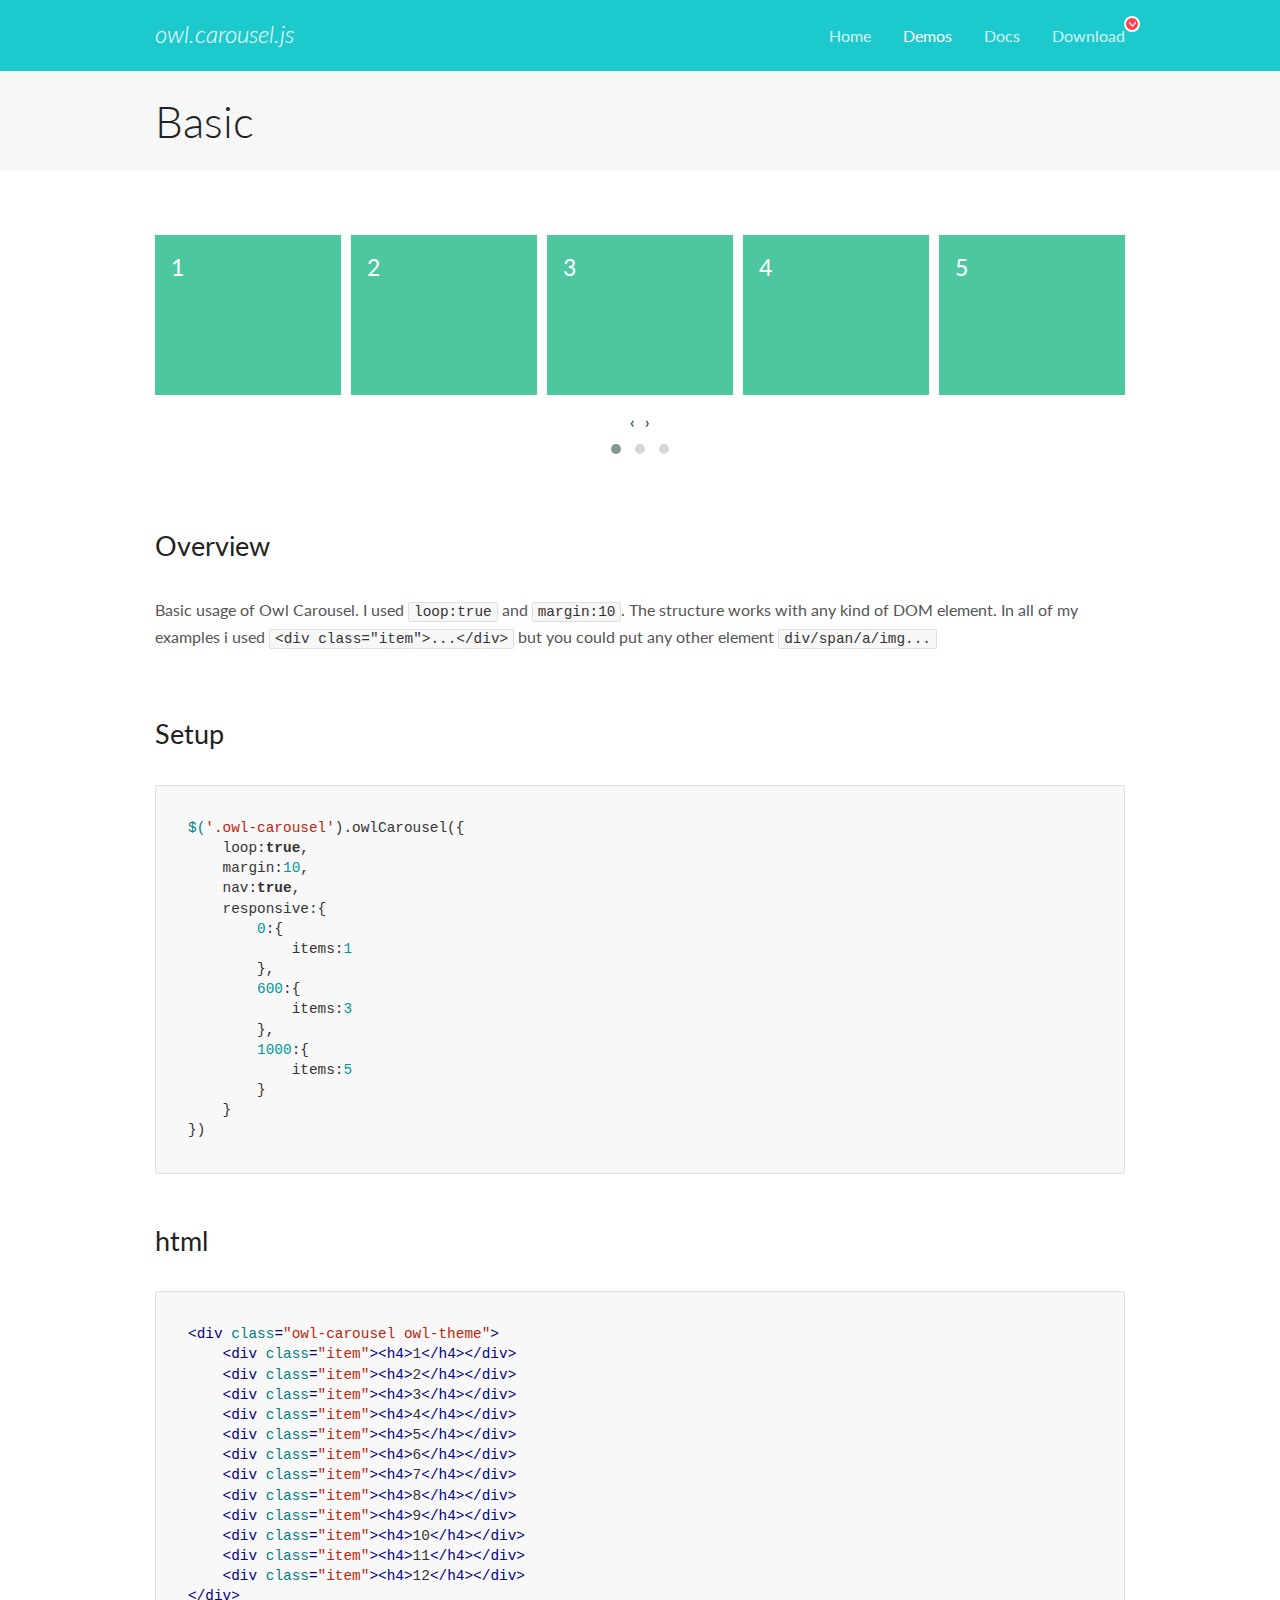
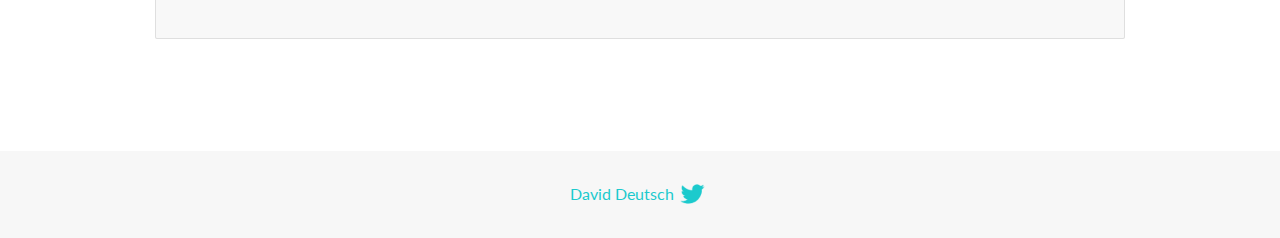
<file: Cloneflix/OwlCarousel2-2.3.4/docs/demos/basic.html>
<!DOCTYPE html>
<html lang="en">
  <head>

    <!-- head -->
    <meta charset="utf-8">
    <meta name="msapplication-tap-highlight" content="no" />
    <meta name="viewport" content="width=device-width, initial-scale=1.0" />
    <meta name="description" content="Basic usage demo">
    <meta name="author" content="David Deutsch">
    <title>
      Basic Demo | Owl Carousel | 2.3.4
    </title>

    <!-- Stylesheets -->
    <link href='https://fonts.googleapis.com/css?family=Lato:300,400,700,400italic,300italic' rel='stylesheet' type='text/css'>
    <link rel="stylesheet" href="../assets/css/docs.theme.min.css">

    <!-- Owl Stylesheets -->
    <link rel="stylesheet" href="../assets/owlcarousel/assets/owl.carousel.min.css">
    <link rel="stylesheet" href="../assets/owlcarousel/assets/owl.theme.default.min.css">

    <!-- HTML5 shim and Respond.js IE8 support of HTML5 elements and media queries -->

    <!--[if lt IE 9]>
      <script src="https://oss.maxcdn.com/libs/html5shiv/3.7.0/html5shiv.js"></script>
      <script src="https://oss.maxcdn.com/libs/respond.js/1.3.0/respond.min.js"></script>
    <![endif]-->

    <!-- Favicons -->
    <link rel="apple-touch-icon-precomposed" sizes="144x144" href="../assets/ico/apple-touch-icon-144-precomposed.png">
    <link rel="shortcut icon" href="../assets/ico/favicon.png">
    <link rel="shortcut icon" href="favicon.ico">

    <!-- Yeah i know js should not be in header. Its required for demos.-->

    <!-- javascript -->
    <script src="../assets/vendors/jquery.min.js"></script>
    <script src="../assets/owlcarousel/owl.carousel.js"></script>
  </head>
  <body>

    <!-- header -->
    <header class="header">
      <div class="row">
        <div class="large-12 columns">
          <div class="brand left">
            <h3>
              <a href="/OwlCarousel2/">owl.carousel.js</a> 
            </h3>
          </div>
          <a id="toggle-nav" class="right">
            <span></span> <span></span> <span></span> 
          </a> 
          <div class="nav-bar">
            <ul class="clearfix">
              <li> <a href="/OwlCarousel2/index.html">Home</a>  </li>
              <li class="active">
                <a href="/OwlCarousel2/demos/demos.html">Demos</a> 
              </li>
              <li> <a href="/OwlCarousel2/docs/started-welcome.html">Docs</a>  </li>
              <li>
                <a href="https://github.com/OwlCarousel2/OwlCarousel2/archive/2.3.4.zip">Download</a> 
                <span class="download"></span> 
              </li>
            </ul>
          </div>
        </div>
      </div>
    </header>

    <!-- title -->
    <section class="title">
      <div class="row">
        <div class="large-12 columns">
          <h1>Basic</h1>
        </div>
      </div>
    </section>

    <!--  Demos -->
    <section id="demos">
      <div class="row">
        <div class="large-12 columns">
          <div class="owl-carousel owl-theme">
            <div class="item">
              <h4>1</h4>
            </div>
            <div class="item">
              <h4>2</h4>
            </div>
            <div class="item">
              <h4>3</h4>
            </div>
            <div class="item">
              <h4>4</h4>
            </div>
            <div class="item">
              <h4>5</h4>
            </div>
            <div class="item">
              <h4>6</h4>
            </div>
            <div class="item">
              <h4>7</h4>
            </div>
            <div class="item">
              <h4>8</h4>
            </div>
            <div class="item">
              <h4>9</h4>
            </div>
            <div class="item">
              <h4>10</h4>
            </div>
            <div class="item">
              <h4>11</h4>
            </div>
            <div class="item">
              <h4>12</h4>
            </div>
          </div>
          <h3 id="overview">Overview</h3>
          <p>Basic usage of Owl Carousel. I used <code>loop:true</code> and <code>margin:10</code>. The structure works with any kind of DOM element. In all of my examples i used <code>&lt;div class=&quot;item&quot;&gt;...&lt;/div&gt;</code> but you could
            put any other element <code>div/span/a/img...</code></p>
          <h3 id="setup">Setup</h3>
          <pre><code>$(&#39;.owl-carousel&#39;).owlCarousel({
    loop:true,
    margin:10,
    nav:true,
    responsive:{
        0:{
            items:1
        },
        600:{
            items:3
        },
        1000:{
            items:5
        }
    }
})</code></pre>
          <h3 id="html">html</h3>
          <pre><code>&lt;div class=&quot;owl-carousel owl-theme&quot;&gt;
    &lt;div class=&quot;item&quot;&gt;&lt;h4&gt;1&lt;/h4&gt;&lt;/div&gt;
    &lt;div class=&quot;item&quot;&gt;&lt;h4&gt;2&lt;/h4&gt;&lt;/div&gt;
    &lt;div class=&quot;item&quot;&gt;&lt;h4&gt;3&lt;/h4&gt;&lt;/div&gt;
    &lt;div class=&quot;item&quot;&gt;&lt;h4&gt;4&lt;/h4&gt;&lt;/div&gt;
    &lt;div class=&quot;item&quot;&gt;&lt;h4&gt;5&lt;/h4&gt;&lt;/div&gt;
    &lt;div class=&quot;item&quot;&gt;&lt;h4&gt;6&lt;/h4&gt;&lt;/div&gt;
    &lt;div class=&quot;item&quot;&gt;&lt;h4&gt;7&lt;/h4&gt;&lt;/div&gt;
    &lt;div class=&quot;item&quot;&gt;&lt;h4&gt;8&lt;/h4&gt;&lt;/div&gt;
    &lt;div class=&quot;item&quot;&gt;&lt;h4&gt;9&lt;/h4&gt;&lt;/div&gt;
    &lt;div class=&quot;item&quot;&gt;&lt;h4&gt;10&lt;/h4&gt;&lt;/div&gt;
    &lt;div class=&quot;item&quot;&gt;&lt;h4&gt;11&lt;/h4&gt;&lt;/div&gt;
    &lt;div class=&quot;item&quot;&gt;&lt;h4&gt;12&lt;/h4&gt;&lt;/div&gt;
&lt;/div&gt;</code></pre>
          <script>
            $(document).ready(function() {
              var owl = $('.owl-carousel');
              owl.owlCarousel({
                margin: 10,
                nav: true,
                loop: true,
                responsive: {
                  0: {
                    items: 1
                  },
                  600: {
                    items: 3
                  },
                  1000: {
                    items: 5
                  }
                }
              })
            })
          </script>
        </div>
      </div>
    </section>

    <!-- footer -->
    <footer class="footer">
      <div class="row">
        <div class="large-12 columns">
          <h5>
            <a href="/OwlCarousel2/docs/support-contact.html">David Deutsch</a> 
            <a id="custom-tweet-button" href="https://twitter.com/share?url=https://github.com/OwlCarousel2/OwlCarousel2&text=Owl Carousel - This is so awesome! " target="_blank"></a> 
          </h5>
        </div>
      </div>
    </footer>

    <!-- vendors -->
    <script src="../assets/vendors/highlight.js"></script>
    <script src="../assets/js/app.js"></script>
  </body>
</html>
</file>
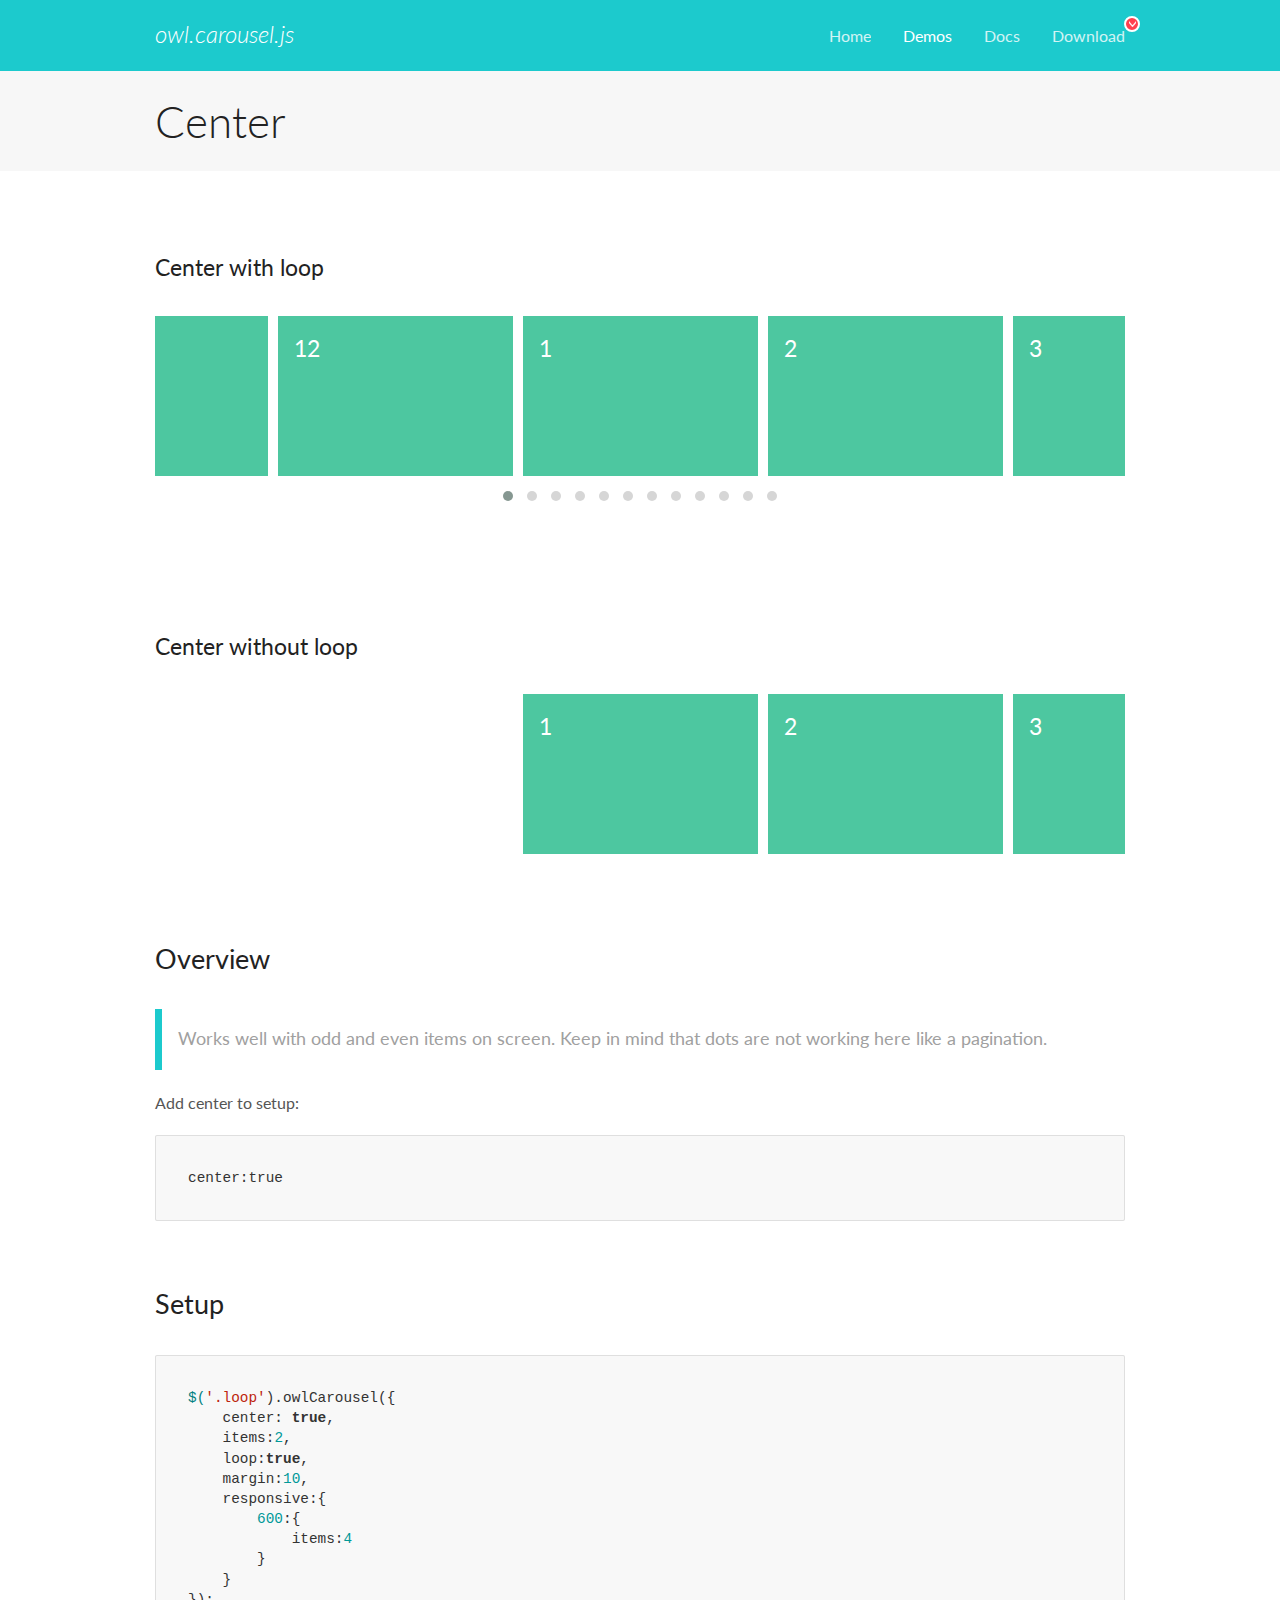
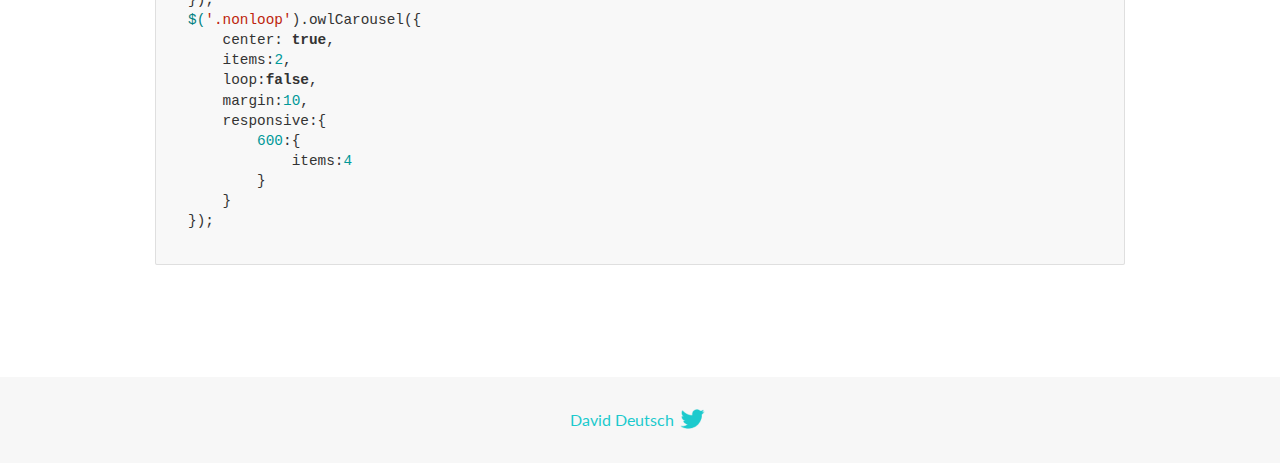
<file: Cloneflix/OwlCarousel2-2.3.4/docs/demos/center.html>
<!DOCTYPE html>
<html lang="en">
  <head>

    <!-- head -->
    <meta charset="utf-8">
    <meta name="msapplication-tap-highlight" content="no" />
    <meta name="viewport" content="width=device-width, initial-scale=1.0" />
    <meta name="description" content="Center carousel">
    <meta name="author" content="David Deutsch">
    <title>
      Center Demo | Owl Carousel | 2.3.4
    </title>

    <!-- Stylesheets -->
    <link href='https://fonts.googleapis.com/css?family=Lato:300,400,700,400italic,300italic' rel='stylesheet' type='text/css'>
    <link rel="stylesheet" href="../assets/css/docs.theme.min.css">

    <!-- Owl Stylesheets -->
    <link rel="stylesheet" href="../assets/owlcarousel/assets/owl.carousel.min.css">
    <link rel="stylesheet" href="../assets/owlcarousel/assets/owl.theme.default.min.css">

    <!-- HTML5 shim and Respond.js IE8 support of HTML5 elements and media queries -->

    <!--[if lt IE 9]>
      <script src="https://oss.maxcdn.com/libs/html5shiv/3.7.0/html5shiv.js"></script>
      <script src="https://oss.maxcdn.com/libs/respond.js/1.3.0/respond.min.js"></script>
    <![endif]-->

    <!-- Favicons -->
    <link rel="apple-touch-icon-precomposed" sizes="144x144" href="../assets/ico/apple-touch-icon-144-precomposed.png">
    <link rel="shortcut icon" href="../assets/ico/favicon.png">
    <link rel="shortcut icon" href="favicon.ico">

    <!-- Yeah i know js should not be in header. Its required for demos.-->

    <!-- javascript -->
    <script src="../assets/vendors/jquery.min.js"></script>
    <script src="../assets/owlcarousel/owl.carousel.js"></script>
  </head>
  <body>

    <!-- header -->
    <header class="header">
      <div class="row">
        <div class="large-12 columns">
          <div class="brand left">
            <h3>
              <a href="/OwlCarousel2/">owl.carousel.js</a> 
            </h3>
          </div>
          <a id="toggle-nav" class="right">
            <span></span> <span></span> <span></span> 
          </a> 
          <div class="nav-bar">
            <ul class="clearfix">
              <li> <a href="/OwlCarousel2/index.html">Home</a>  </li>
              <li class="active">
                <a href="/OwlCarousel2/demos/demos.html">Demos</a> 
              </li>
              <li> <a href="/OwlCarousel2/docs/started-welcome.html">Docs</a>  </li>
              <li>
                <a href="https://github.com/OwlCarousel2/OwlCarousel2/archive/2.3.4.zip">Download</a> 
                <span class="download"></span> 
              </li>
            </ul>
          </div>
        </div>
      </div>
    </header>

    <!-- title -->
    <section class="title">
      <div class="row">
        <div class="large-12 columns">
          <h1>Center</h1>
        </div>
      </div>
    </section>

    <!--  Demos -->
    <section id="demos">
      <div class="row">
        <div class="large-12 columns">
          <h4 id="center-with-loop">Center with loop</h4>
          <div class="loop owl-carousel owl-theme">
            <div class="item">
              <h4>1</h4>
            </div>
            <div class="item">
              <h4>2</h4>
            </div>
            <div class="item">
              <h4>3</h4>
            </div>
            <div class="item">
              <h4>4</h4>
            </div>
            <div class="item">
              <h4>5</h4>
            </div>
            <div class="item">
              <h4>6</h4>
            </div>
            <div class="item">
              <h4>7</h4>
            </div>
            <div class="item">
              <h4>8</h4>
            </div>
            <div class="item">
              <h4>9</h4>
            </div>
            <div class="item">
              <h4>10</h4>
            </div>
            <div class="item">
              <h4>11</h4>
            </div>
            <div class="item">
              <h4>12</h4>
            </div>
          </div>
          <br>
          <h4 id="center-without-loop">Center without loop</h4>
          <div class="nonloop owl-carousel">
            <div class="item">
              <h4>1</h4>
            </div>
            <div class="item">
              <h4>2</h4>
            </div>
            <div class="item">
              <h4>3</h4>
            </div>
            <div class="item">
              <h4>4</h4>
            </div>
            <div class="item">
              <h4>5</h4>
            </div>
            <div class="item">
              <h4>6</h4>
            </div>
            <div class="item">
              <h4>7</h4>
            </div>
            <div class="item">
              <h4>8</h4>
            </div>
            <div class="item">
              <h4>9</h4>
            </div>
            <div class="item">
              <h4>10</h4>
            </div>
            <div class="item">
              <h4>11</h4>
            </div>
            <div class="item">
              <h4>12</h4>
            </div>
          </div>
          <h3 id="overview">Overview</h3>
          <blockquote>
            <p>Works well with odd and even items on screen. Keep in mind that dots are not working here like a pagination.</p>
          </blockquote>
          <p>Add center to setup:</p>
          <pre><code>center:true</code></pre>
          <h3 id="setup">Setup</h3>
          <pre><code>$(&#39;.loop&#39;).owlCarousel({
    center: true,
    items:2,
    loop:true,
    margin:10,
    responsive:{
        600:{
            items:4
        }
    }
});
$(&#39;.nonloop&#39;).owlCarousel({
    center: true,
    items:2,
    loop:false,
    margin:10,
    responsive:{
        600:{
            items:4
        }
    }
});</code></pre>
          <script>
            jQuery(document).ready(function($) {
              $('.loop').owlCarousel({
                center: true,
                items: 2,
                loop: true,
                margin: 10,
                responsive: {
                  600: {
                    items: 4
                  }
                }
              });
              $('.nonloop').owlCarousel({
                center: true,
                items: 2,
                loop: false,
                margin: 10,
                responsive: {
                  600: {
                    items: 4
                  }
                }
              });
            });
          </script>
        </div>
      </div>
    </section>

    <!-- footer -->
    <footer class="footer">
      <div class="row">
        <div class="large-12 columns">
          <h5>
            <a href="/OwlCarousel2/docs/support-contact.html">David Deutsch</a> 
            <a id="custom-tweet-button" href="https://twitter.com/share?url=https://github.com/OwlCarousel2/OwlCarousel2&text=Owl Carousel - This is so awesome! " target="_blank"></a> 
          </h5>
        </div>
      </div>
    </footer>

    <!-- vendors -->
    <script src="../assets/vendors/highlight.js"></script>
    <script src="../assets/js/app.js"></script>
  </body>
</html>
</file>
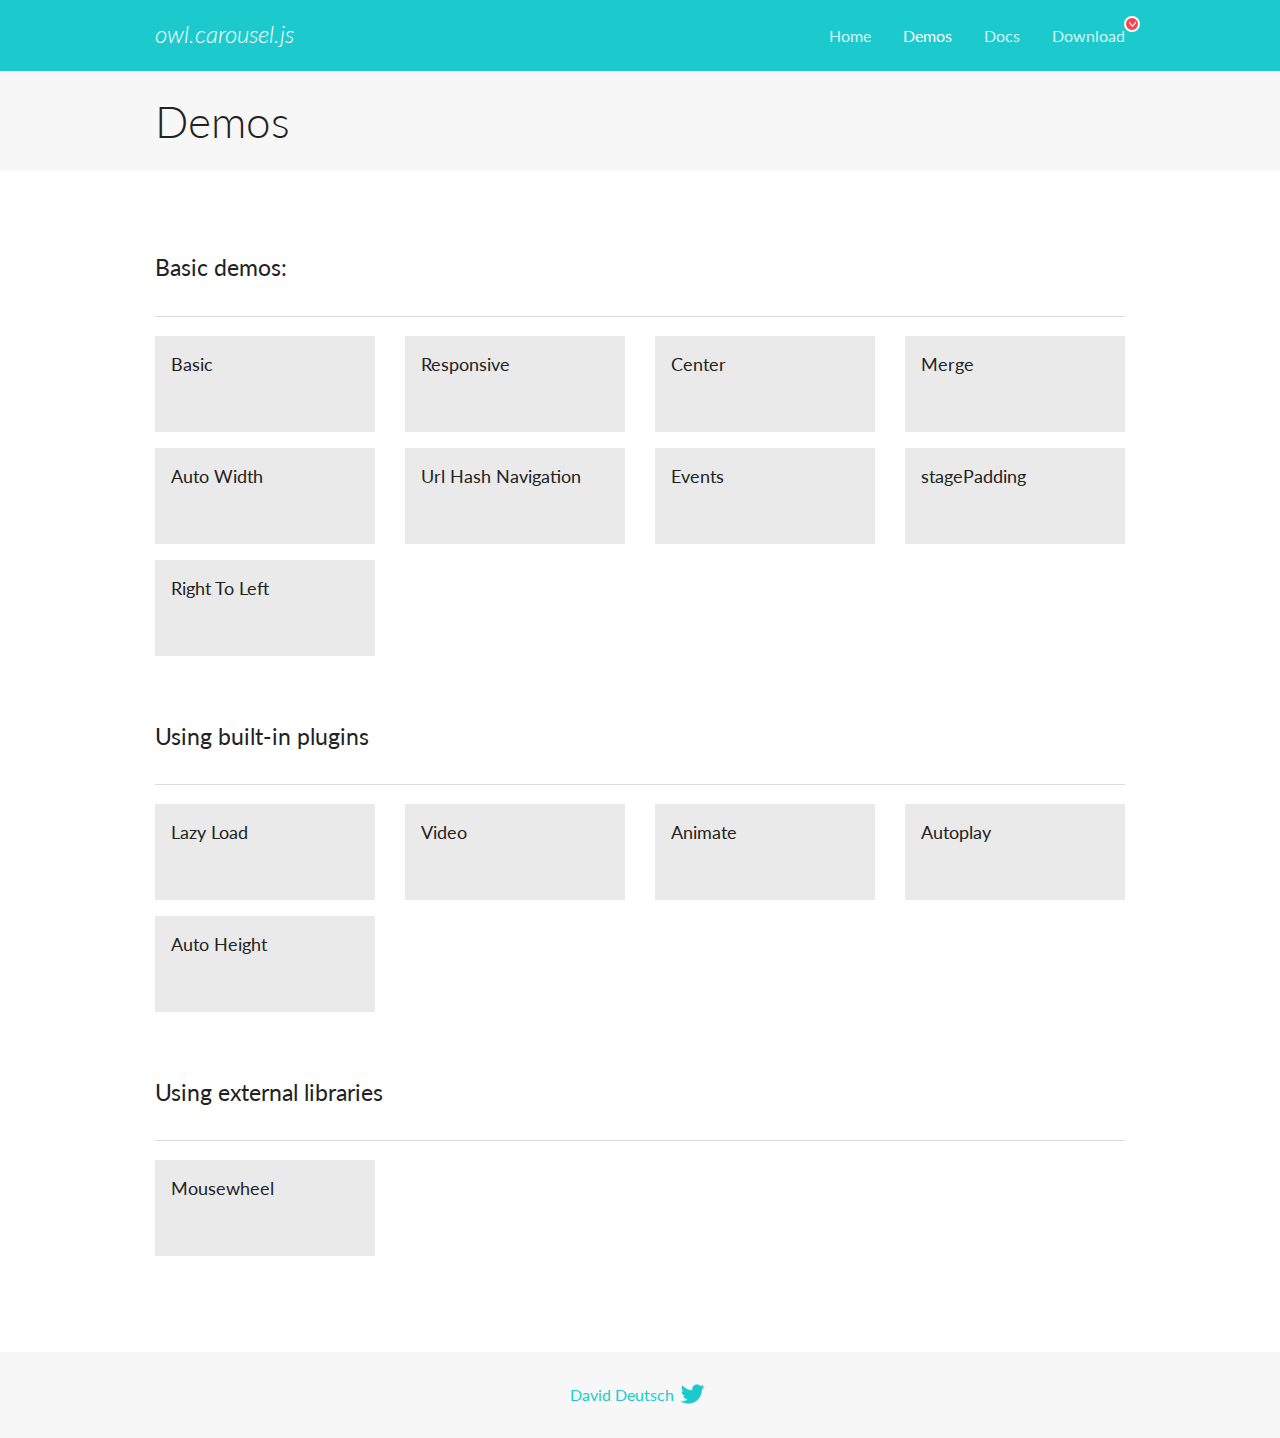
<file: Cloneflix/OwlCarousel2-2.3.4/docs/demos/demos.html>
<!DOCTYPE html>
<html lang="en">
  <head>

    <!-- head -->
    <meta charset="utf-8">
    <meta name="msapplication-tap-highlight" content="no" />
    <meta name="viewport" content="width=device-width, initial-scale=1.0" />
    <meta name="description" content="A list of Owl Carousel examples.">
    <meta name="author" content="David Deutsch">
    <title>
      Demos | Owl Carousel | 2.3.4
    </title>

    <!-- Stylesheets -->
    <link href='https://fonts.googleapis.com/css?family=Lato:300,400,700,400italic,300italic' rel='stylesheet' type='text/css'>
    <link rel="stylesheet" href="../assets/css/docs.theme.min.css">

    <!-- Owl Stylesheets -->
    <link rel="stylesheet" href="../assets/owlcarousel/assets/owl.carousel.min.css">
    <link rel="stylesheet" href="../assets/owlcarousel/assets/owl.theme.default.min.css">

    <!-- HTML5 shim and Respond.js IE8 support of HTML5 elements and media queries -->

    <!--[if lt IE 9]>
      <script src="https://oss.maxcdn.com/libs/html5shiv/3.7.0/html5shiv.js"></script>
      <script src="https://oss.maxcdn.com/libs/respond.js/1.3.0/respond.min.js"></script>
    <![endif]-->

    <!-- Favicons -->
    <link rel="apple-touch-icon-precomposed" sizes="144x144" href="../assets/ico/apple-touch-icon-144-precomposed.png">
    <link rel="shortcut icon" href="../assets/ico/favicon.png">
    <link rel="shortcut icon" href="favicon.ico">

    <!-- Yeah i know js should not be in header. Its required for demos.-->

    <!-- javascript -->
    <script src="../assets/vendors/jquery.min.js"></script>
    <script src="../assets/owlcarousel/owl.carousel.js"></script>
  </head>
  <body>

    <!-- header -->
    <header class="header">
      <div class="row">
        <div class="large-12 columns">
          <div class="brand left">
            <h3>
              <a href="/OwlCarousel2/">owl.carousel.js</a> 
            </h3>
          </div>
          <a id="toggle-nav" class="right">
            <span></span> <span></span> <span></span> 
          </a> 
          <div class="nav-bar">
            <ul class="clearfix">
              <li> <a href="/OwlCarousel2/index.html">Home</a>  </li>
              <li class="active">
                <a href="/OwlCarousel2/demos/demos.html">Demos</a> 
              </li>
              <li> <a href="/OwlCarousel2/docs/started-welcome.html">Docs</a>  </li>
              <li>
                <a href="https://github.com/OwlCarousel2/OwlCarousel2/archive/2.3.4.zip">Download</a> 
                <span class="download"></span> 
              </li>
            </ul>
          </div>
        </div>
      </div>
    </header>

    <!-- title -->
    <section class="title">
      <div class="row">
        <div class="large-12 columns">
          <h1>Demos</h1>
        </div>
      </div>
    </section>

    <!--  Demos -->
    <section id="demos">
      <div class="row">
        <div class="large-12 columns">
          <h4 id="basic-demos-">Basic demos:</h4>
          <hr>
          <div class="demo-list">
            <div class="row">
              <div class="small-6 medium-4 large-3 columns">
                <a href="basic.html" class="demo-block">
                  <h5>Basic </h5>
                </a> 
              </div>
              <div class="small-6 medium-4 large-3 columns">
                <a href="responsive.html" class="demo-block">
                  <h5>Responsive </h5>
                </a> 
              </div>
              <div class="small-6 medium-4 large-3 columns">
                <a href="center.html" class="demo-block">
                  <h5>Center </h5>
                </a> 
              </div>
              <div class="small-6 medium-4 large-3 columns">
                <a href="merge.html" class="demo-block">
                  <h5>Merge </h5>
                </a> 
              </div>
              <div class="small-6 medium-4 large-3 columns">
                <a href="autowidth.html" class="demo-block">
                  <h5>Auto Width </h5>
                </a> 
              </div>
              <div class="small-6 medium-4 large-3 columns">
                <a href="urlhashnav.html" class="demo-block">
                  <h5>Url Hash Navigation </h5>
                </a> 
              </div>
              <div class="small-6 medium-4 large-3 columns">
                <a href="events.html" class="demo-block">
                  <h5>Events </h5>
                </a> 
              </div>
              <div class="small-6 medium-4 large-3 columns">
                <a href="stagepadding.html" class="demo-block">
                  <h5>stagePadding </h5>
                </a> 
              </div>
              <div class="small-6 medium-4 large-3 columns">
                <a href="rtl.html" class="demo-block">
                  <h5>Right To Left </h5>
                </a> 
              </div>
            </div>
          </div>
          <h4 id="using-built-in-plugins">Using built-in plugins</h4>
          <hr>
          <div class="demo-list">
            <div class="row">
              <div class="small-6 medium-4 large-3 columns">
                <a href="lazyLoad.html" class="demo-block">
                  <h5>Lazy Load </h5>
                </a> 
              </div>
              <div class="small-6 medium-4 large-3 columns">
                <a href="video.html" class="demo-block">
                  <h5>Video </h5>
                </a> 
              </div>
              <div class="small-6 medium-4 large-3 columns">
                <a href="animate.html" class="demo-block">
                  <h5>Animate </h5>
                </a> 
              </div>
              <div class="small-6 medium-4 large-3 columns">
                <a href="autoplay.html" class="demo-block">
                  <h5>Autoplay </h5>
                </a> 
              </div>
              <div class="small-6 medium-4 large-3 columns">
                <a href="autoheight.html" class="demo-block">
                  <h5>Auto Height </h5>
                </a> 
              </div>
            </div>
          </div>
          <h4 id="using-external-libraries">Using external libraries</h4>
          <hr>
          <div class="demo-list">
            <div class="row">
              <div class="small-6 medium-4 large-3 columns">
                <a href="mousewheel.html" class="demo-block">
                  <h5>Mousewheel </h5>
                </a> 
              </div>
            </div>
          </div>
        </div>
      </div>
    </section>

    <!-- footer -->
    <footer class="footer">
      <div class="row">
        <div class="large-12 columns">
          <h5>
            <a href="/OwlCarousel2/docs/support-contact.html">David Deutsch</a> 
            <a id="custom-tweet-button" href="https://twitter.com/share?url=https://github.com/OwlCarousel2/OwlCarousel2&text=Owl Carousel - This is so awesome! " target="_blank"></a> 
          </h5>
        </div>
      </div>
    </footer>

    <!-- vendors -->
    <script src="../assets/vendors/highlight.js"></script>
    <script src="../assets/js/app.js"></script>
  </body>
</html>
</file>
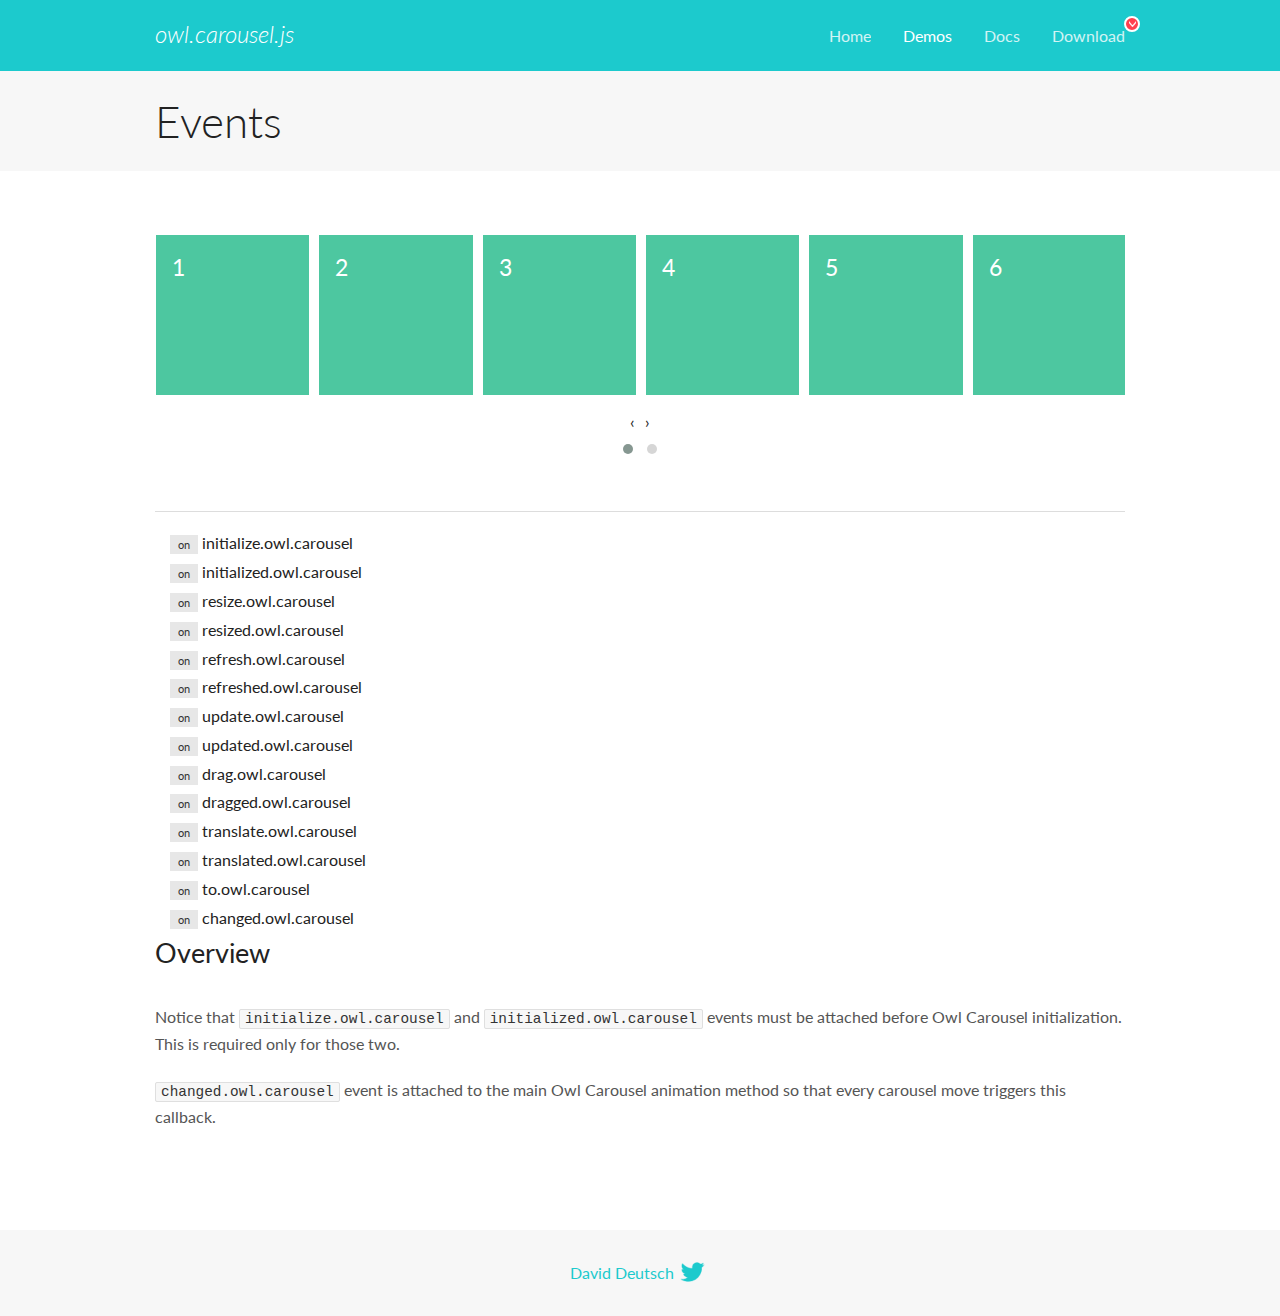
<file: Cloneflix/OwlCarousel2-2.3.4/docs/demos/events.html>
<!DOCTYPE html>
<html lang="en">
  <head>

    <!-- head -->
    <meta charset="utf-8">
    <meta name="msapplication-tap-highlight" content="no" />
    <meta name="viewport" content="width=device-width, initial-scale=1.0" />
    <meta name="description" content="Events usage demo">
    <meta name="author" content="David Deutsch">
    <title>
      Events Demo | Owl Carousel | 2.3.4
    </title>

    <!-- Stylesheets -->
    <link href='https://fonts.googleapis.com/css?family=Lato:300,400,700,400italic,300italic' rel='stylesheet' type='text/css'>
    <link rel="stylesheet" href="../assets/css/docs.theme.min.css">

    <!-- Owl Stylesheets -->
    <link rel="stylesheet" href="../assets/owlcarousel/assets/owl.carousel.min.css">
    <link rel="stylesheet" href="../assets/owlcarousel/assets/owl.theme.default.min.css">

    <!-- HTML5 shim and Respond.js IE8 support of HTML5 elements and media queries -->

    <!--[if lt IE 9]>
      <script src="https://oss.maxcdn.com/libs/html5shiv/3.7.0/html5shiv.js"></script>
      <script src="https://oss.maxcdn.com/libs/respond.js/1.3.0/respond.min.js"></script>
    <![endif]-->

    <!-- Favicons -->
    <link rel="apple-touch-icon-precomposed" sizes="144x144" href="../assets/ico/apple-touch-icon-144-precomposed.png">
    <link rel="shortcut icon" href="../assets/ico/favicon.png">
    <link rel="shortcut icon" href="favicon.ico">

    <!-- Yeah i know js should not be in header. Its required for demos.-->

    <!-- javascript -->
    <script src="../assets/vendors/jquery.min.js"></script>
    <script src="../assets/owlcarousel/owl.carousel.js"></script>
  </head>
  <body>

    <!-- header -->
    <header class="header">
      <div class="row">
        <div class="large-12 columns">
          <div class="brand left">
            <h3>
              <a href="/OwlCarousel2/">owl.carousel.js</a> 
            </h3>
          </div>
          <a id="toggle-nav" class="right">
            <span></span> <span></span> <span></span> 
          </a> 
          <div class="nav-bar">
            <ul class="clearfix">
              <li> <a href="/OwlCarousel2/index.html">Home</a>  </li>
              <li class="active">
                <a href="/OwlCarousel2/demos/demos.html">Demos</a> 
              </li>
              <li> <a href="/OwlCarousel2/docs/started-welcome.html">Docs</a>  </li>
              <li>
                <a href="https://github.com/OwlCarousel2/OwlCarousel2/archive/2.3.4.zip">Download</a> 
                <span class="download"></span> 
              </li>
            </ul>
          </div>
        </div>
      </div>
    </header>

    <!-- title -->
    <section class="title">
      <div class="row">
        <div class="large-12 columns">
          <h1>Events</h1>
        </div>
      </div>
    </section>

    <!--  Demos -->
    <section id="demos">
      <div class="row">
        <div class="large-12 columns">
          <div class="owl-carousel owl-theme">
            <div class="item">
              <h4>1</h4>
            </div>
            <div class="item">
              <h4>2</h4>
            </div>
            <div class="item">
              <h4>3</h4>
            </div>
            <div class="item">
              <h4>4</h4>
            </div>
            <div class="item">
              <h4>5</h4>
            </div>
            <div class="item">
              <h4>6</h4>
            </div>
            <div class="item">
              <h4>7</h4>
            </div>
            <div class="item">
              <h4>8</h4>
            </div>
            <div class="item">
              <h4>9</h4>
            </div>
            <div class="item">
              <h4>10</h4>
            </div>
            <div class="item">
              <h4>11</h4>
            </div>
            <div class="item">
              <h4>12</h4>
            </div>
          </div>
          <hr>
          <div class="large-12 columns callbacks">
            <div><span class="label secondary initialize">on</span>  initialize.owl.carousel </div>
            <div><span class="label secondary initialized">on</span>  initialized.owl.carousel </div>
            <div><span class="label secondary resize">on</span>  resize.owl.carousel </div>
            <div><span class="label secondary resized">on</span>  resized.owl.carousel </div>
            <div><span class="label secondary refresh">on</span>  refresh.owl.carousel </div>
            <div><span class="label secondary refreshed">on</span>  refreshed.owl.carousel </div>
            <div><span class="label secondary update">on</span>  update.owl.carousel </div>
            <div><span class="label secondary updated">on</span>  updated.owl.carousel </div>
            <div><span class="label secondary drag">on</span>  drag.owl.carousel </div>
            <div><span class="label secondary dragged">on</span>  dragged.owl.carousel </div>
            <div><span class="label secondary translate">on</span>  translate.owl.carousel </div>
            <div><span class="label secondary translated">on</span>  translated.owl.carousel </div>
            <div><span class="label secondary to">on</span>  to.owl.carousel </div>
            <div><span class="label secondary changed">on</span>  changed.owl.carousel </div>
          </div>
          <h3 id="overview">Overview</h3>
          <p>Notice that <code>initialize.owl.carousel</code> and <code>initialized.owl.carousel</code> events must be attached before Owl Carousel initialization. This is required only for those two.</p>
          <p><code>changed.owl.carousel</code> event is attached to the main Owl Carousel animation method so that every carousel move triggers this callback.</p>
          <script>
            jQuery(document).ready(function($) {
              var owl = $('.owl-carousel');
              owl.on('initialize.owl.carousel initialized.owl.carousel ' +
                'initialize.owl.carousel initialize.owl.carousel ' +
                'resize.owl.carousel resized.owl.carousel ' +
                'refresh.owl.carousel refreshed.owl.carousel ' +
                'update.owl.carousel updated.owl.carousel ' +
                'drag.owl.carousel dragged.owl.carousel ' +
                'translate.owl.carousel translated.owl.carousel ' +
                'to.owl.carousel changed.owl.carousel',
                function(e) {
                  $('.' + e.type)
                    .removeClass('secondary')
                    .addClass('success');
                  window.setTimeout(function() {
                    $('.' + e.type)
                      .removeClass('success')
                      .addClass('secondary');
                  }, 500);
                });
              owl.owlCarousel({
                loop: true,
                nav: true,
                lazyLoad: true,
                margin: 10,
                video: true,
                responsive: {
                  0: {
                    items: 1
                  },
                  600: {
                    items: 3
                  },
                  960: {
                    items: 5,
                  },
                  1200: {
                    items: 6
                  }
                }
              });
            });
          </script>
        </div>
      </div>
    </section>

    <!-- footer -->
    <footer class="footer">
      <div class="row">
        <div class="large-12 columns">
          <h5>
            <a href="/OwlCarousel2/docs/support-contact.html">David Deutsch</a> 
            <a id="custom-tweet-button" href="https://twitter.com/share?url=https://github.com/OwlCarousel2/OwlCarousel2&text=Owl Carousel - This is so awesome! " target="_blank"></a> 
          </h5>
        </div>
      </div>
    </footer>

    <!-- vendors -->
    <script src="../assets/vendors/highlight.js"></script>
    <script src="../assets/js/app.js"></script>
  </body>
</html>
</file>
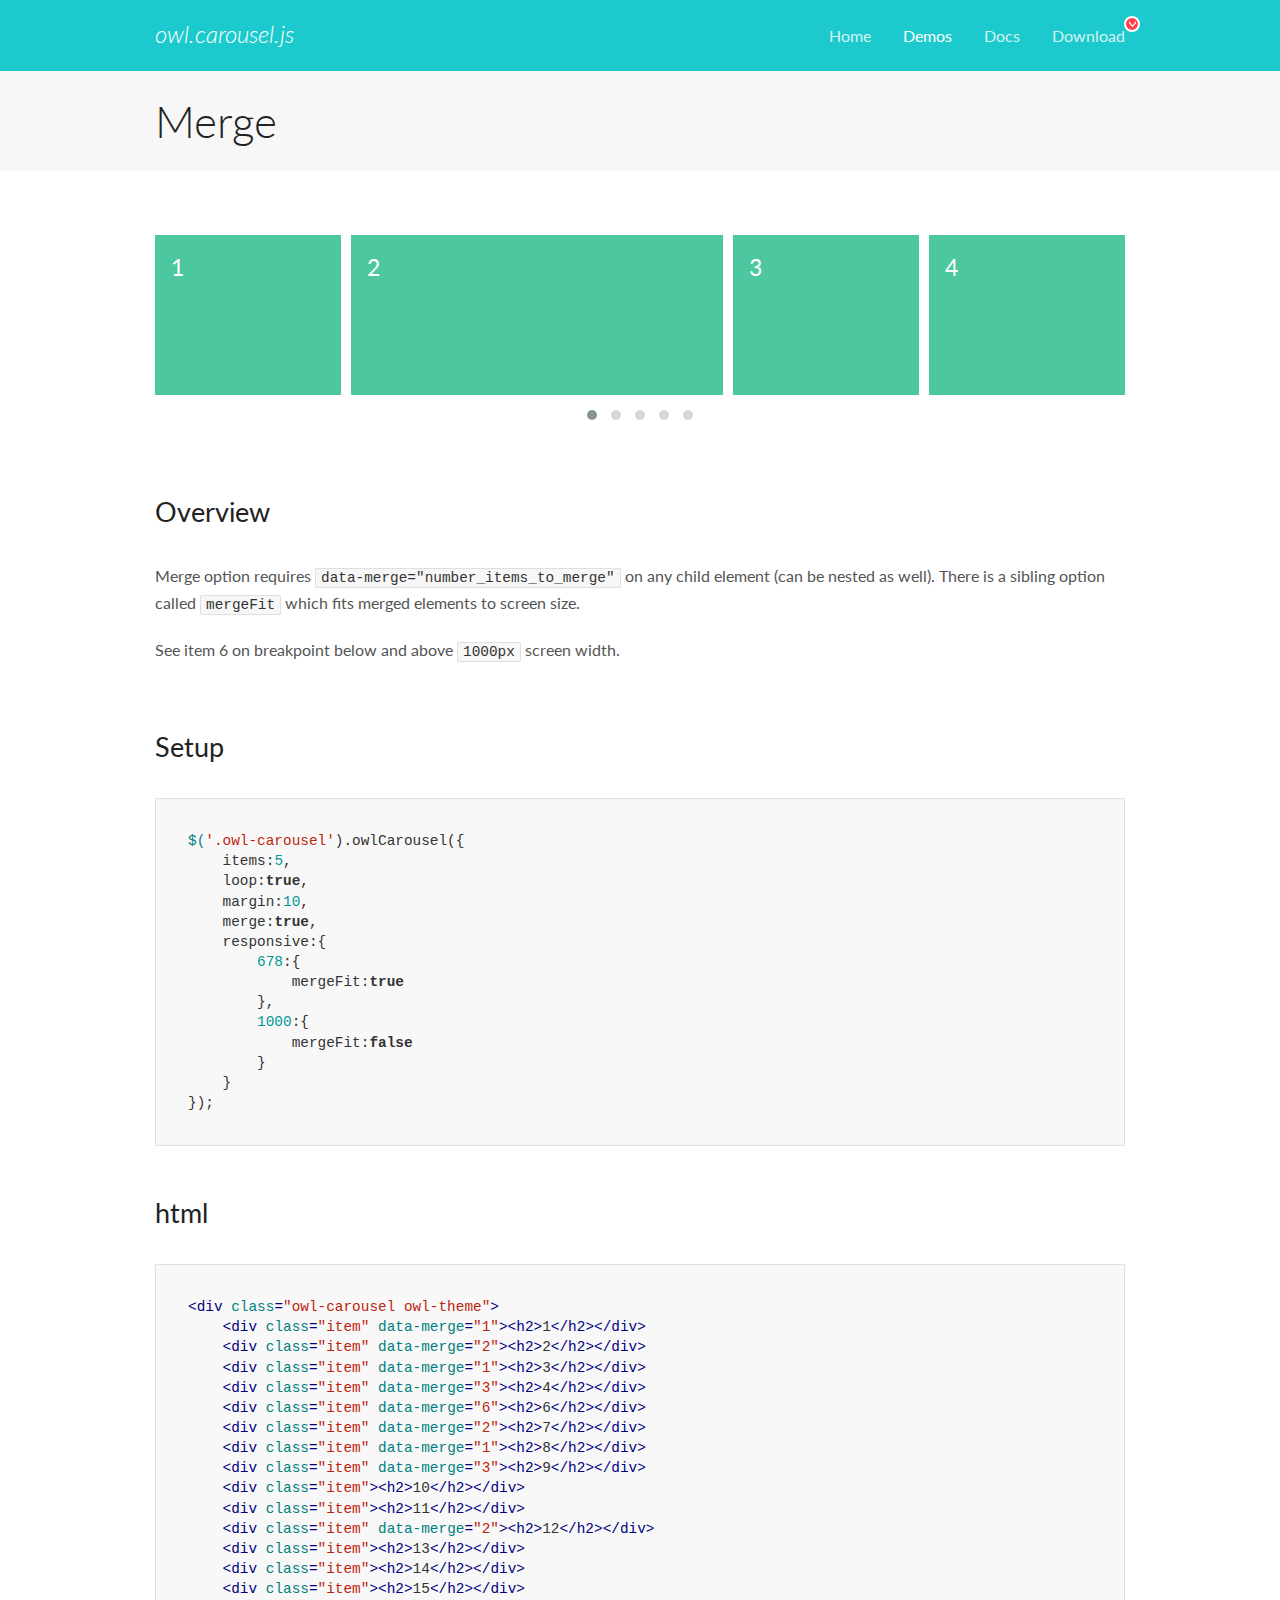
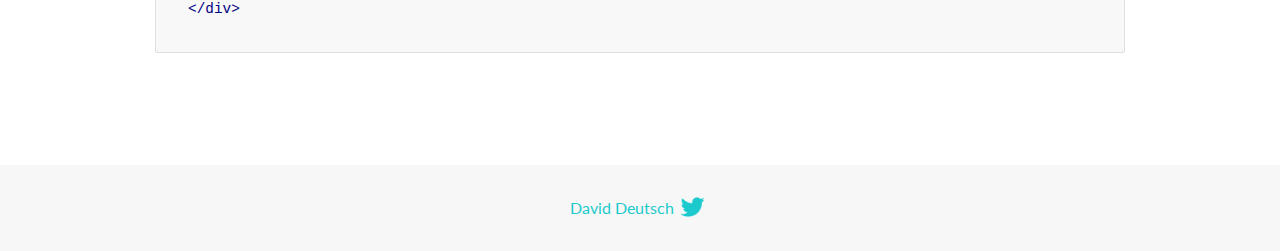
<file: Cloneflix/OwlCarousel2-2.3.4/docs/demos/merge.html>
<!DOCTYPE html>
<html lang="en">
  <head>

    <!-- head -->
    <meta charset="utf-8">
    <meta name="msapplication-tap-highlight" content="no" />
    <meta name="viewport" content="width=device-width, initial-scale=1.0" />
    <meta name="description" content="Merge Items">
    <meta name="author" content="David Deutsch">
    <title>
      Merge Demo | Owl Carousel | 2.3.4
    </title>

    <!-- Stylesheets -->
    <link href='https://fonts.googleapis.com/css?family=Lato:300,400,700,400italic,300italic' rel='stylesheet' type='text/css'>
    <link rel="stylesheet" href="../assets/css/docs.theme.min.css">

    <!-- Owl Stylesheets -->
    <link rel="stylesheet" href="../assets/owlcarousel/assets/owl.carousel.min.css">
    <link rel="stylesheet" href="../assets/owlcarousel/assets/owl.theme.default.min.css">

    <!-- HTML5 shim and Respond.js IE8 support of HTML5 elements and media queries -->

    <!--[if lt IE 9]>
      <script src="https://oss.maxcdn.com/libs/html5shiv/3.7.0/html5shiv.js"></script>
      <script src="https://oss.maxcdn.com/libs/respond.js/1.3.0/respond.min.js"></script>
    <![endif]-->

    <!-- Favicons -->
    <link rel="apple-touch-icon-precomposed" sizes="144x144" href="../assets/ico/apple-touch-icon-144-precomposed.png">
    <link rel="shortcut icon" href="../assets/ico/favicon.png">
    <link rel="shortcut icon" href="favicon.ico">

    <!-- Yeah i know js should not be in header. Its required for demos.-->

    <!-- javascript -->
    <script src="../assets/vendors/jquery.min.js"></script>
    <script src="../assets/owlcarousel/owl.carousel.js"></script>
  </head>
  <body>

    <!-- header -->
    <header class="header">
      <div class="row">
        <div class="large-12 columns">
          <div class="brand left">
            <h3>
              <a href="/OwlCarousel2/">owl.carousel.js</a> 
            </h3>
          </div>
          <a id="toggle-nav" class="right">
            <span></span> <span></span> <span></span> 
          </a> 
          <div class="nav-bar">
            <ul class="clearfix">
              <li> <a href="/OwlCarousel2/index.html">Home</a>  </li>
              <li class="active">
                <a href="/OwlCarousel2/demos/demos.html">Demos</a> 
              </li>
              <li> <a href="/OwlCarousel2/docs/started-welcome.html">Docs</a>  </li>
              <li>
                <a href="https://github.com/OwlCarousel2/OwlCarousel2/archive/2.3.4.zip">Download</a> 
                <span class="download"></span> 
              </li>
            </ul>
          </div>
        </div>
      </div>
    </header>

    <!-- title -->
    <section class="title">
      <div class="row">
        <div class="large-12 columns">
          <h1>Merge</h1>
        </div>
      </div>
    </section>

    <!--  Demos -->
    <section id="demos">
      <div class="row">
        <div class="large-12 columns">
          <div class="owl-carousel owl-theme">
            <div class="item" data-merge="1">
              <h4>1</h4>
            </div>
            <div class="item" data-merge="2">
              <h4>2</h4>
            </div>
            <div class="item" data-merge="1">
              <h4>3</h4>
            </div>
            <div class="item" data-merge="3">
              <h4>4</h4>
            </div>
            <div class="item" data-merge="6">
              <h4>6</h4>
            </div>
            <div class="item" data-merge="2">
              <h4>7</h4>
            </div>
            <div class="item" data-merge="1">
              <h4>8</h4>
            </div>
            <div class="item" data-merge="3">
              <h4>9</h4>
            </div>
            <div class="item">
              <h4>10</h4>
            </div>
            <div class="item">
              <h4>11</h4>
            </div>
            <div class="item" data-merge="2">
              <h4>12</h4>
            </div>
            <div class="item">
              <h4>13</h4>
            </div>
            <div class="item">
              <h4>14</h4>
            </div>
            <div class="item">
              <h4>15</h4>
            </div>
          </div>
          <h3 id="overview">Overview</h3>
          <p>Merge option requires <code>data-merge=&quot;number_items_to_merge&quot;</code> on any child element (can be nested as well). There is a sibling option called <code>mergeFit</code> which fits merged elements to screen size. </p>
          <p>See item 6 on breakpoint below and above <code>1000px</code> screen width.</p>
          <h3 id="setup">Setup</h3>
          <pre><code>$(&#39;.owl-carousel&#39;).owlCarousel({
    items:5,
    loop:true,
    margin:10,
    merge:true,
    responsive:{
        678:{
            mergeFit:true
        },
        1000:{
            mergeFit:false
        }
    }
});</code></pre>
          <h3 id="html">html</h3>
          <pre><code>&lt;div class=&quot;owl-carousel owl-theme&quot;&gt;
    &lt;div class=&quot;item&quot; data-merge=&quot;1&quot;&gt;&lt;h2&gt;1&lt;/h2&gt;&lt;/div&gt;
    &lt;div class=&quot;item&quot; data-merge=&quot;2&quot;&gt;&lt;h2&gt;2&lt;/h2&gt;&lt;/div&gt;
    &lt;div class=&quot;item&quot; data-merge=&quot;1&quot;&gt;&lt;h2&gt;3&lt;/h2&gt;&lt;/div&gt;
    &lt;div class=&quot;item&quot; data-merge=&quot;3&quot;&gt;&lt;h2&gt;4&lt;/h2&gt;&lt;/div&gt;
    &lt;div class=&quot;item&quot; data-merge=&quot;6&quot;&gt;&lt;h2&gt;6&lt;/h2&gt;&lt;/div&gt;
    &lt;div class=&quot;item&quot; data-merge=&quot;2&quot;&gt;&lt;h2&gt;7&lt;/h2&gt;&lt;/div&gt;
    &lt;div class=&quot;item&quot; data-merge=&quot;1&quot;&gt;&lt;h2&gt;8&lt;/h2&gt;&lt;/div&gt;
    &lt;div class=&quot;item&quot; data-merge=&quot;3&quot;&gt;&lt;h2&gt;9&lt;/h2&gt;&lt;/div&gt;
    &lt;div class=&quot;item&quot;&gt;&lt;h2&gt;10&lt;/h2&gt;&lt;/div&gt;
    &lt;div class=&quot;item&quot;&gt;&lt;h2&gt;11&lt;/h2&gt;&lt;/div&gt;
    &lt;div class=&quot;item&quot; data-merge=&quot;2&quot;&gt;&lt;h2&gt;12&lt;/h2&gt;&lt;/div&gt;
    &lt;div class=&quot;item&quot;&gt;&lt;h2&gt;13&lt;/h2&gt;&lt;/div&gt;
    &lt;div class=&quot;item&quot;&gt;&lt;h2&gt;14&lt;/h2&gt;&lt;/div&gt;
    &lt;div class=&quot;item&quot;&gt;&lt;h2&gt;15&lt;/h2&gt;&lt;/div&gt;
&lt;/div&gt;</code></pre>
          <script>
            $(document).ready(function() {
              $('.owl-carousel').owlCarousel({
                items: 5,
                loop: true,
                margin: 10,
                merge: true,
                responsive: {
                  678: {
                    mergeFit: true
                  },
                  1000: {
                    mergeFit: false
                  }
                }
              });
            })
          </script>
        </div>
      </div>
    </section>

    <!-- footer -->
    <footer class="footer">
      <div class="row">
        <div class="large-12 columns">
          <h5>
            <a href="/OwlCarousel2/docs/support-contact.html">David Deutsch</a> 
            <a id="custom-tweet-button" href="https://twitter.com/share?url=https://github.com/OwlCarousel2/OwlCarousel2&text=Owl Carousel - This is so awesome! " target="_blank"></a> 
          </h5>
        </div>
      </div>
    </footer>

    <!-- vendors -->
    <script src="../assets/vendors/highlight.js"></script>
    <script src="../assets/js/app.js"></script>
  </body>
</html>
</file>
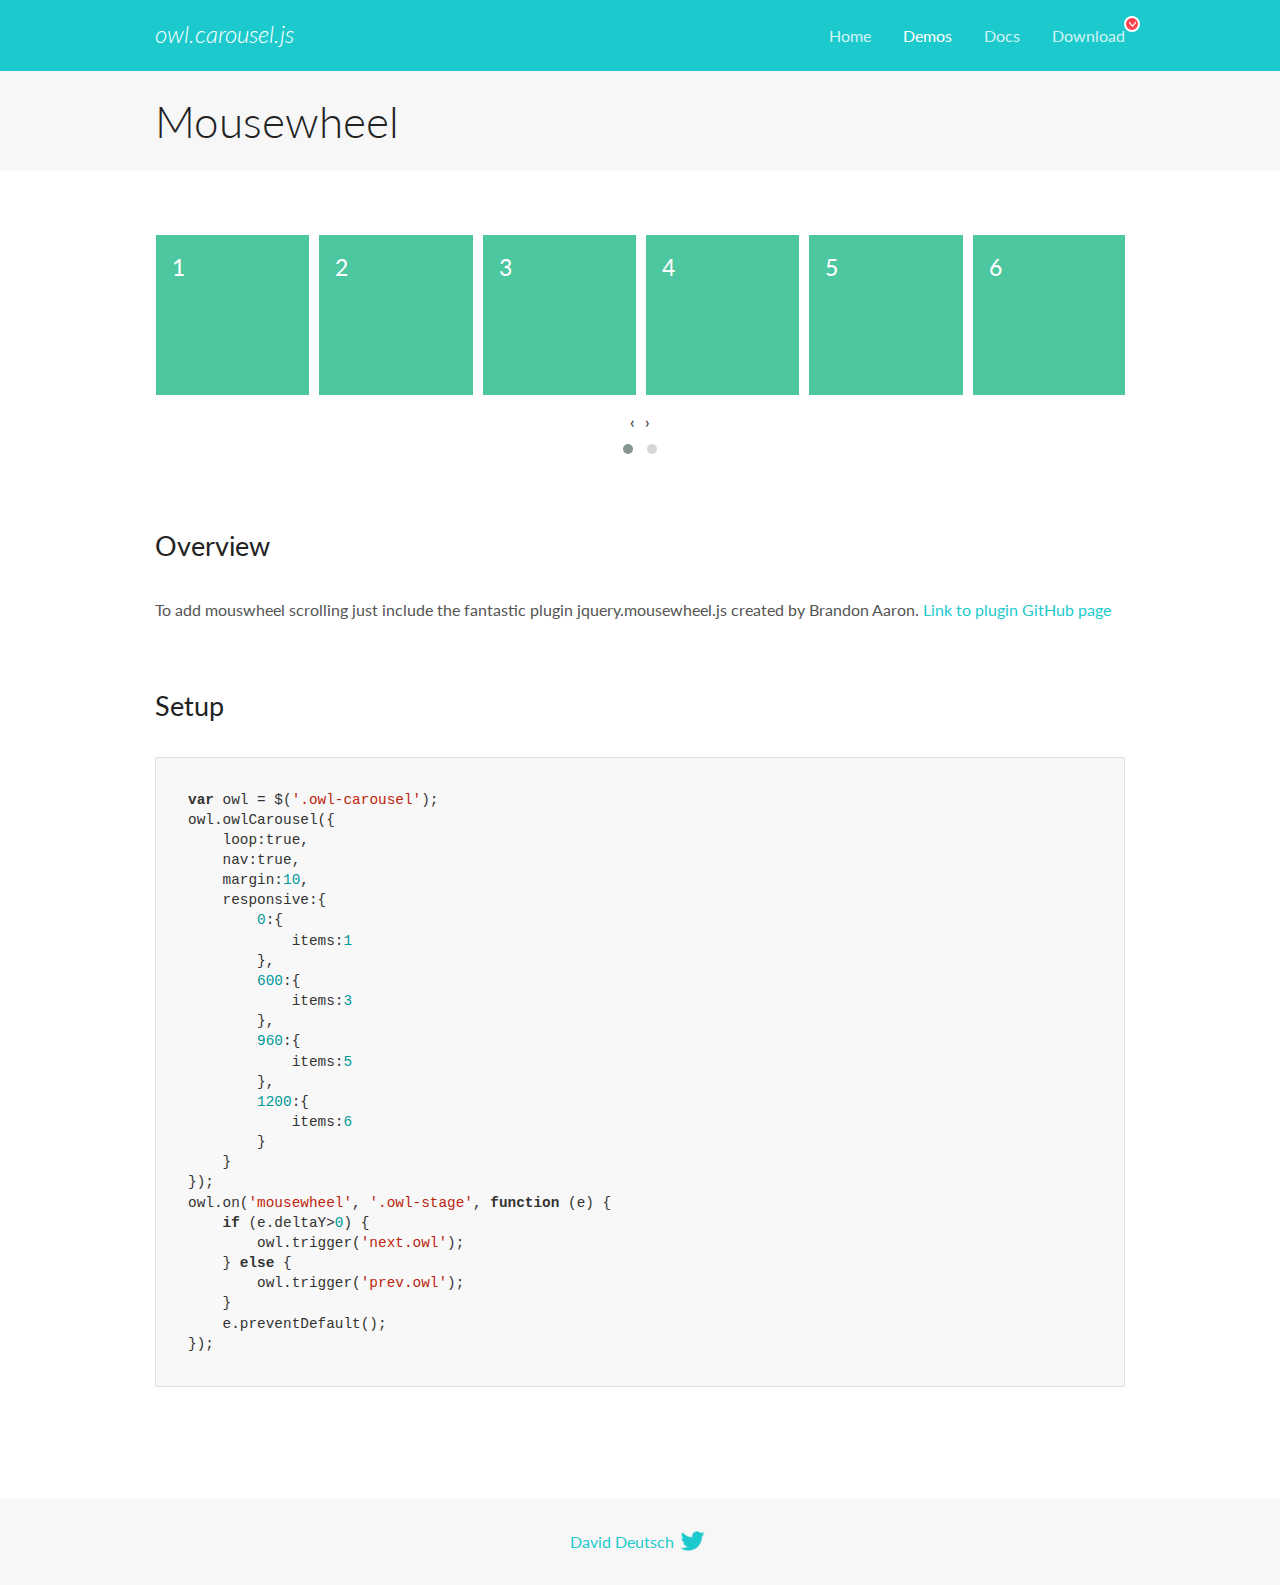
<file: Cloneflix/OwlCarousel2-2.3.4/docs/demos/mousewheel.html>
<!DOCTYPE html>
<html lang="en">
  <head>

    <!-- head -->
    <meta charset="utf-8">
    <meta name="msapplication-tap-highlight" content="no" />
    <meta name="viewport" content="width=device-width, initial-scale=1.0" />
    <meta name="description" content="Mousewheel usage demo">
    <meta name="author" content="David Deutsch">
    <title>
      Mousewheel Demo | Owl Carousel | 2.3.4
    </title>

    <!-- Stylesheets -->
    <link href='https://fonts.googleapis.com/css?family=Lato:300,400,700,400italic,300italic' rel='stylesheet' type='text/css'>
    <link rel="stylesheet" href="../assets/css/docs.theme.min.css">

    <!-- Owl Stylesheets -->
    <link rel="stylesheet" href="../assets/owlcarousel/assets/owl.carousel.min.css">
    <link rel="stylesheet" href="../assets/owlcarousel/assets/owl.theme.default.min.css">

    <!-- HTML5 shim and Respond.js IE8 support of HTML5 elements and media queries -->

    <!--[if lt IE 9]>
      <script src="https://oss.maxcdn.com/libs/html5shiv/3.7.0/html5shiv.js"></script>
      <script src="https://oss.maxcdn.com/libs/respond.js/1.3.0/respond.min.js"></script>
    <![endif]-->

    <!-- Favicons -->
    <link rel="apple-touch-icon-precomposed" sizes="144x144" href="../assets/ico/apple-touch-icon-144-precomposed.png">
    <link rel="shortcut icon" href="../assets/ico/favicon.png">
    <link rel="shortcut icon" href="favicon.ico">

    <!-- Yeah i know js should not be in header. Its required for demos.-->

    <!-- javascript -->
    <script src="../assets/vendors/jquery.min.js"></script>
    <script src="../assets/owlcarousel/owl.carousel.js"></script>
  </head>
  <body>

    <!-- header -->
    <header class="header">
      <div class="row">
        <div class="large-12 columns">
          <div class="brand left">
            <h3>
              <a href="/OwlCarousel2/">owl.carousel.js</a> 
            </h3>
          </div>
          <a id="toggle-nav" class="right">
            <span></span> <span></span> <span></span> 
          </a> 
          <div class="nav-bar">
            <ul class="clearfix">
              <li> <a href="/OwlCarousel2/index.html">Home</a>  </li>
              <li class="active">
                <a href="/OwlCarousel2/demos/demos.html">Demos</a> 
              </li>
              <li> <a href="/OwlCarousel2/docs/started-welcome.html">Docs</a>  </li>
              <li>
                <a href="https://github.com/OwlCarousel2/OwlCarousel2/archive/2.3.4.zip">Download</a> 
                <span class="download"></span> 
              </li>
            </ul>
          </div>
        </div>
      </div>
    </header>

    <!-- title -->
    <section class="title">
      <div class="row">
        <div class="large-12 columns">
          <h1>Mousewheel</h1>
        </div>
      </div>
    </section>

    <!--  Demos -->
    <section id="demos">
      <div class="row">
        <div class="large-12 columns">
          <div class="owl-carousel owl-theme">
            <div class="item">
              <h4>1</h4>
            </div>
            <div class="item">
              <h4>2</h4>
            </div>
            <div class="item">
              <h4>3</h4>
            </div>
            <div class="item">
              <h4>4</h4>
            </div>
            <div class="item">
              <h4>5</h4>
            </div>
            <div class="item">
              <h4>6</h4>
            </div>
            <div class="item">
              <h4>7</h4>
            </div>
            <div class="item">
              <h4>8</h4>
            </div>
            <div class="item">
              <h4>9</h4>
            </div>
            <div class="item">
              <h4>10</h4>
            </div>
            <div class="item">
              <h4>11</h4>
            </div>
            <div class="item">
              <h4>12</h4>
            </div>
          </div>
          <h3 id="overview">Overview</h3>
          <p>To add mouswheel scrolling just include the fantastic plugin jquery.mousewheel.js created by Brandon Aaron.
            <a href="https://github.com/brandonaaron/jquery-mousewheel">Link to plugin GitHub page</a> 
          </p>
          <h3 id="setup">Setup</h3>
          <pre><code>var owl = $(&#39;.owl-carousel&#39;);
owl.owlCarousel({
    loop:true,
    nav:true,
    margin:10,
    responsive:{
        0:{
            items:1
        },
        600:{
            items:3
        },            
        960:{
            items:5
        },
        1200:{
            items:6
        }
    }
});
owl.on(&#39;mousewheel&#39;, &#39;.owl-stage&#39;, function (e) {
    if (e.deltaY&gt;0) {
        owl.trigger(&#39;next.owl&#39;);
    } else {
        owl.trigger(&#39;prev.owl&#39;);
    }
    e.preventDefault();
});</code></pre>
          <script src="../assets/vendors/jquery.mousewheel.min.js"></script>
          <script>
            $(document).ready(function() {
              var owl = $('.owl-carousel');
              owl.owlCarousel({
                loop: true,
                nav: true,
                margin: 10,
                responsive: {
                  0: {
                    items: 1
                  },
                  600: {
                    items: 3
                  },
                  960: {
                    items: 5
                  },
                  1200: {
                    items: 6
                  }
                }
              });
              owl.on('mousewheel', '.owl-stage', function(e) {
                if (e.deltaY > 0) {
                  owl.trigger('next.owl');
                } else {
                  owl.trigger('prev.owl');
                }
                e.preventDefault();
              });
            })
          </script>
        </div>
      </div>
    </section>

    <!-- footer -->
    <footer class="footer">
      <div class="row">
        <div class="large-12 columns">
          <h5>
            <a href="/OwlCarousel2/docs/support-contact.html">David Deutsch</a> 
            <a id="custom-tweet-button" href="https://twitter.com/share?url=https://github.com/OwlCarousel2/OwlCarousel2&text=Owl Carousel - This is so awesome! " target="_blank"></a> 
          </h5>
        </div>
      </div>
    </footer>

    <!-- vendors -->
    <script src="../assets/vendors/highlight.js"></script>
    <script src="../assets/js/app.js"></script>
  </body>
</html>
</file>
